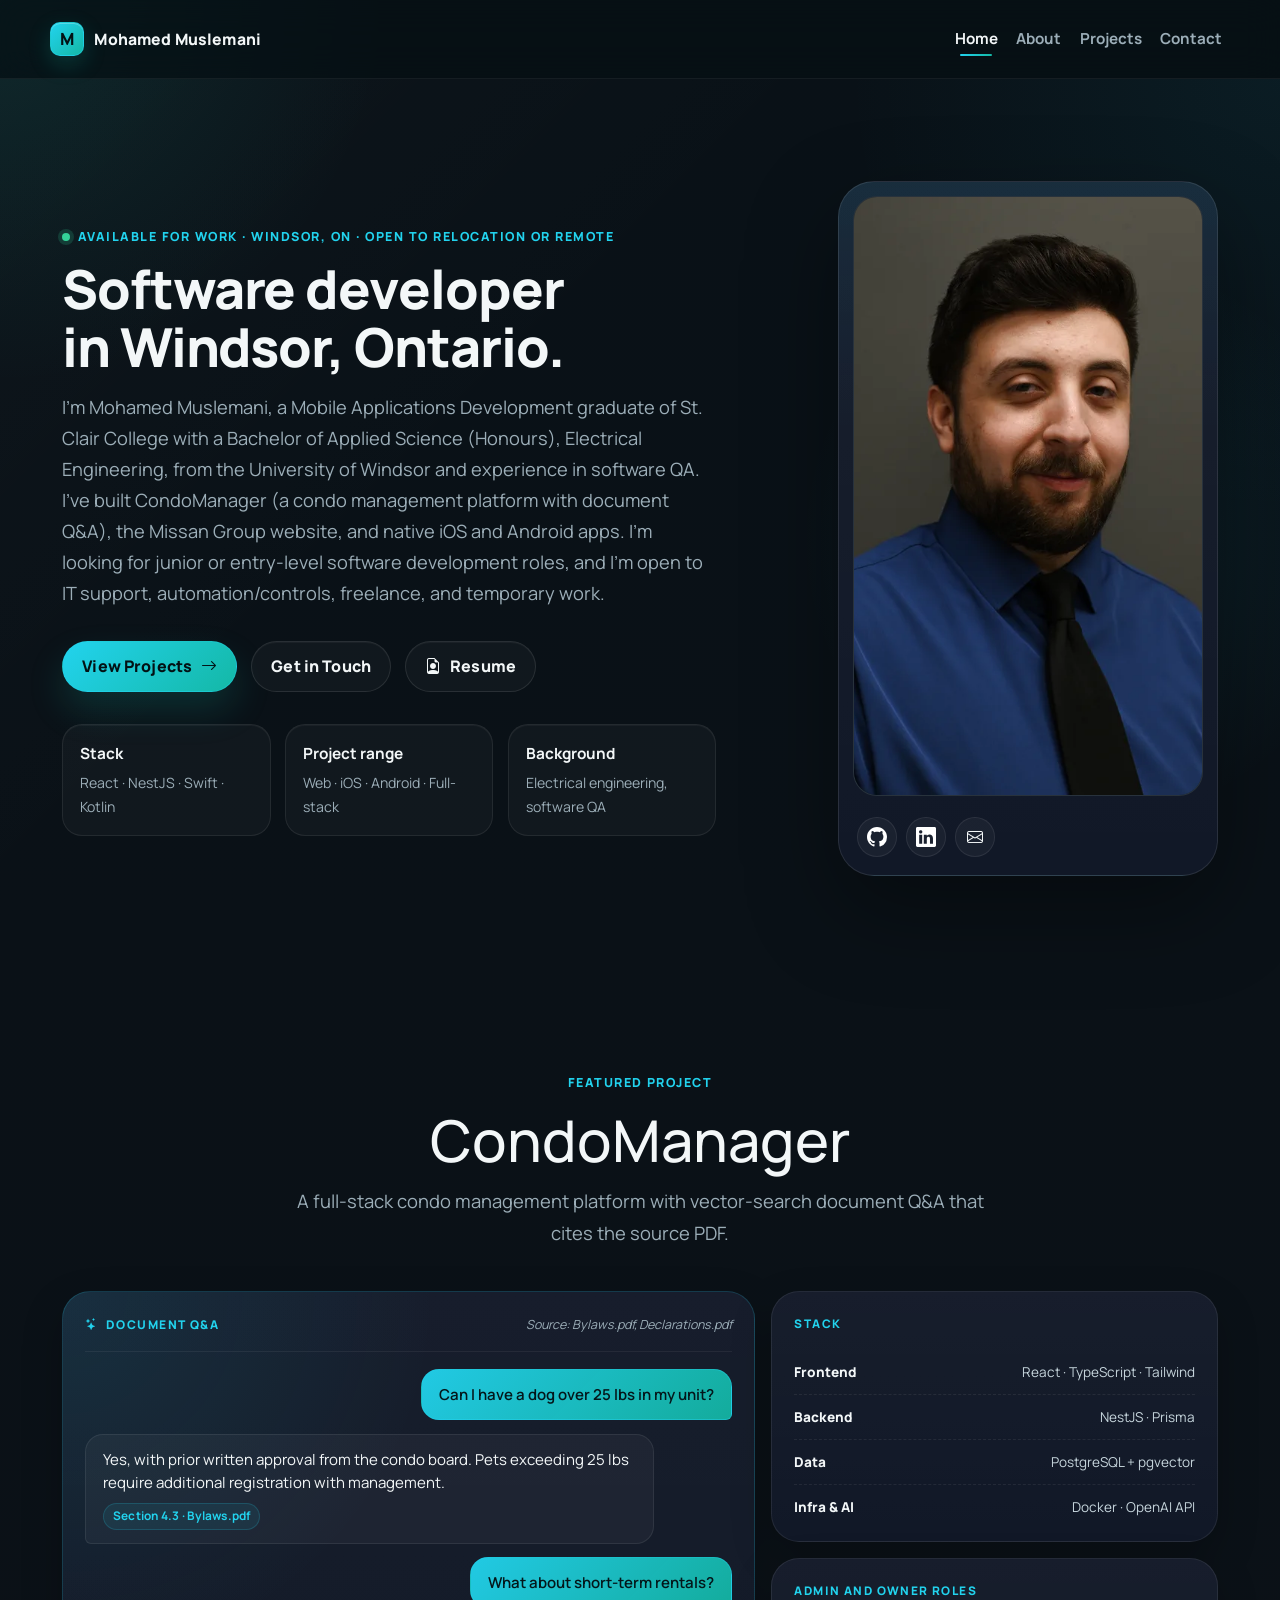
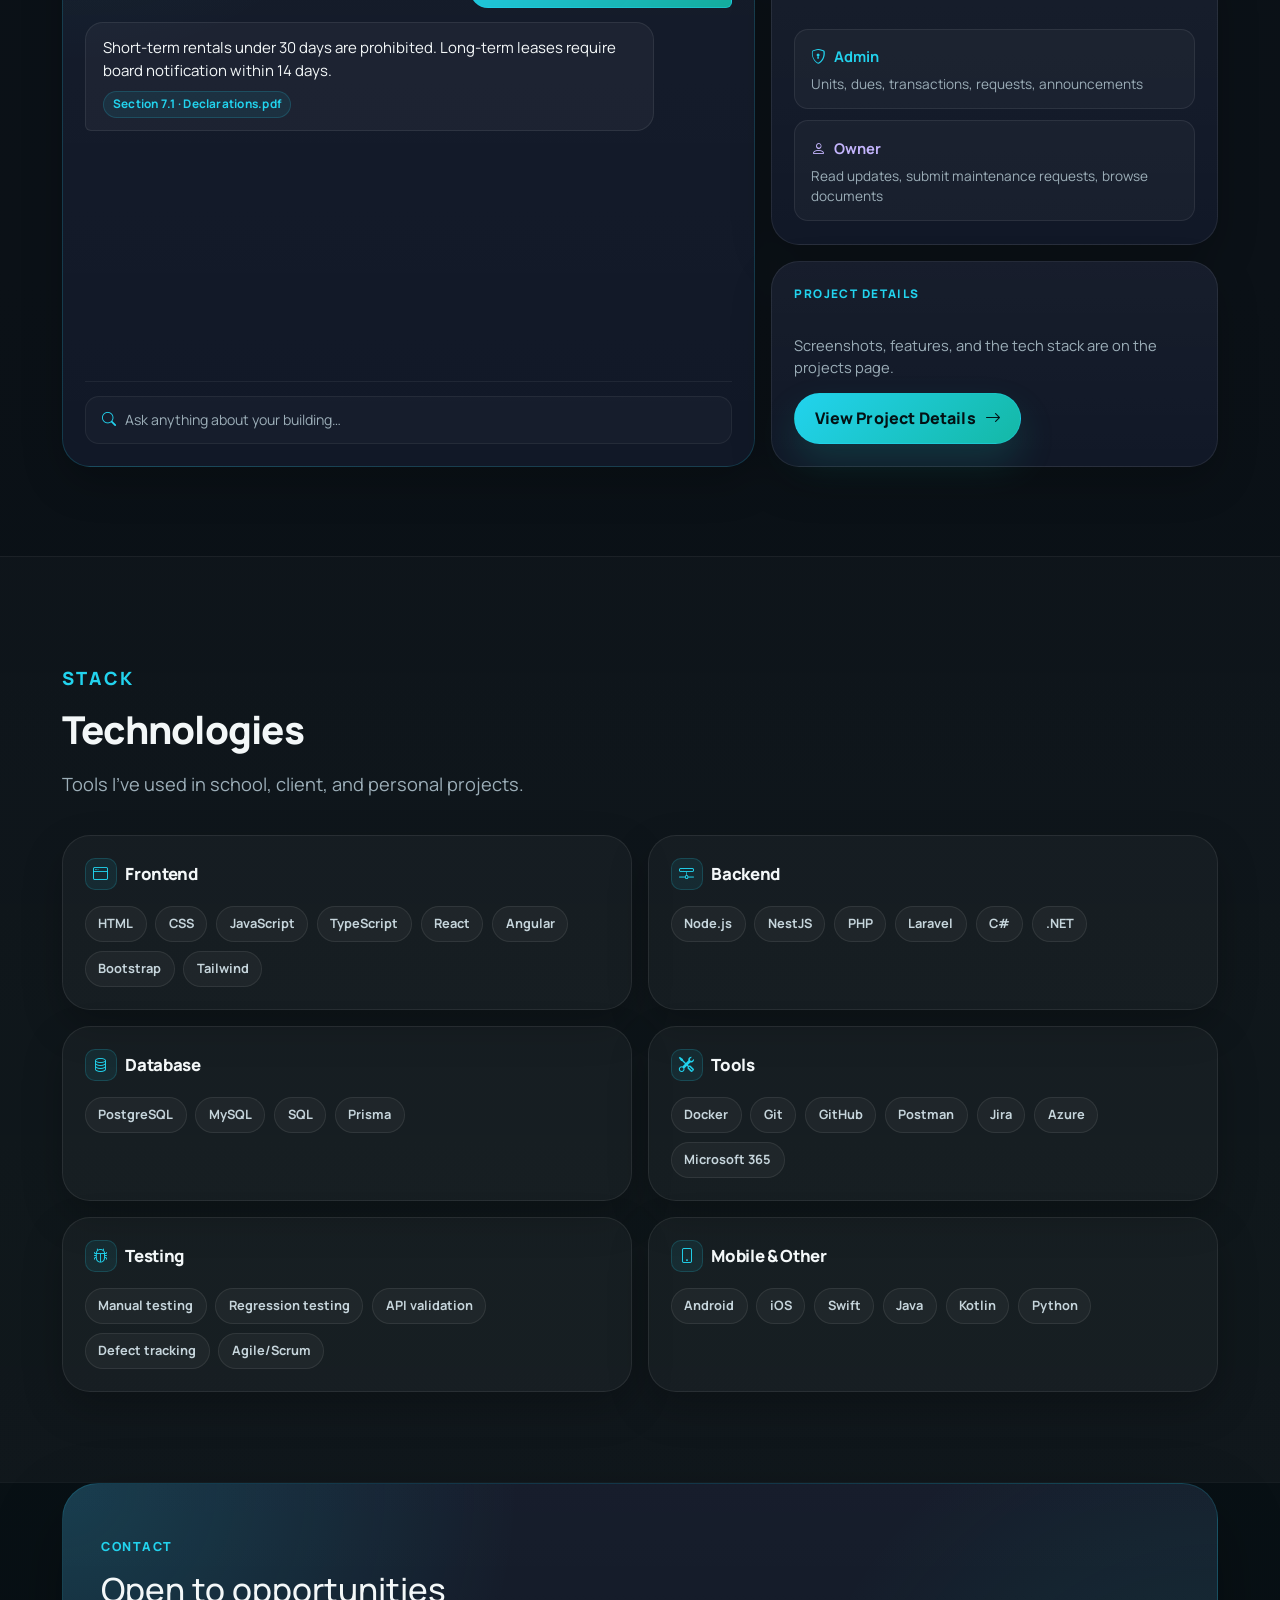
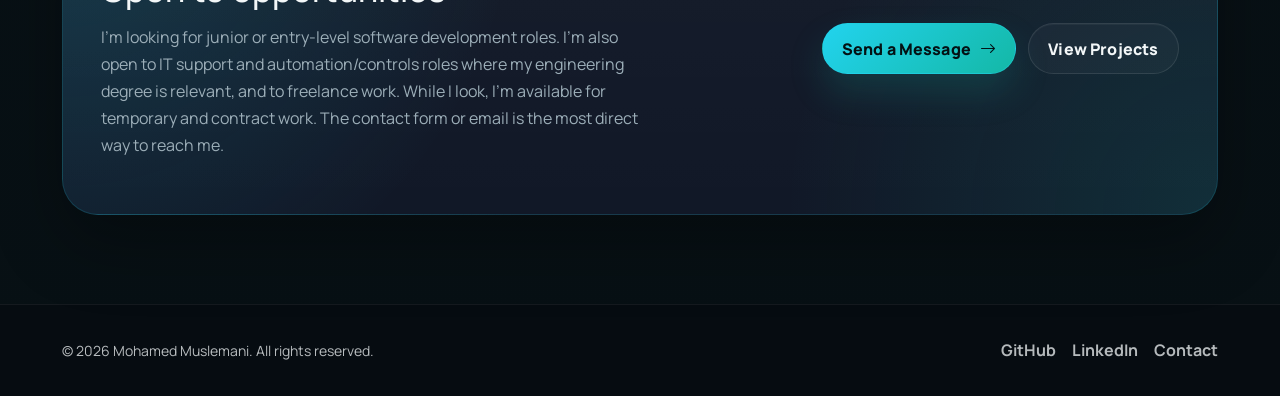
<file: index.html>
<!doctype html>
<html lang="en">
  <head>
    <meta charset="UTF-8" />
    <meta name="viewport" content="width=device-width, initial-scale=1.0" />
    <title>Mohamed Muslemani | Software Developer</title>

    <!-- SEO -->
    <meta
      name="description"
      content="Mohamed Muslemani is a software developer in Windsor, ON and a 2026 St. Clair College graduate. Looking for junior software development roles. Also open to IT support, automation/controls, freelance, and temporary work."
    />
    <meta
      name="keywords"
      content="Mohamed Muslemani, software developer, full-stack developer, web developer, React, NestJS, Angular, Laravel, PostgreSQL, Windsor Ontario, junior developer, portfolio"
    />
    <meta name="author" content="Mohamed Muslemani" />
    <meta name="theme-color" content="#0b1117" />
    <meta name="robots" content="index, follow" />
    <link rel="canonical" href="https://mohamedmuslemani.ca/" />

    <!-- Open Graph -->
    <meta property="og:type" content="website" />
    <meta
      property="og:title"
      content="Mohamed Muslemani | Software Developer"
    />
    <meta
      property="og:description"
      content="Software developer in Windsor, ON. I build web and mobile apps with React, NestJS, Laravel, Swift, and Kotlin. Open to junior roles, freelance, and temporary work."
    />
    <meta property="og:url" content="https://mohamedmuslemani.ca/" />
    <meta property="og:image" content="https://mohamedmuslemani.ca/imgs/MyPic.png" />
    <meta property="og:locale" content="en_US" />

    <!-- Twitter -->
    <meta name="twitter:card" content="summary_large_image" />
    <meta
      name="twitter:title"
      content="Mohamed Muslemani | Software Developer"
    />
    <meta
      name="twitter:description"
      content="Software developer in Windsor, ON. I build web and mobile apps with React, NestJS, Laravel, Swift, and Kotlin."
    />
    <meta name="twitter:image" content="https://mohamedmuslemani.ca/imgs/MyPic.png" />

    <!-- Favicon (inline SVG monogram) -->
    <link
      rel="icon"
      href="data:image/svg+xml,%3Csvg xmlns='http://www.w3.org/2000/svg' viewBox='0 0 64 64'%3E%3Crect width='64' height='64' rx='14' fill='%230b1117'/%3E%3Ctext x='32' y='42' text-anchor='middle' font-family='Manrope,Segoe UI,sans-serif' font-size='32' font-weight='800' fill='%2322d3ee'%3EM%3C/text%3E%3C/svg%3E"
    />

    <link rel="preconnect" href="https://fonts.googleapis.com" />
    <link rel="preconnect" href="https://fonts.gstatic.com" crossorigin />
    <link rel="preconnect" href="https://cdn.jsdelivr.net" crossorigin />
    <link
      href="https://fonts.googleapis.com/css2?family=Manrope:wght@400;500;700;800&display=swap"
      rel="stylesheet"
    />

    <link rel="preload" href="imgs/MyPic.webp" as="image" type="image/webp" />
    <link
      rel="preload"
      href="imgs/github.svg"
      as="image"
      type="image/svg+xml"
    />
    <link
      rel="preload"
      href="imgs/linkedin.svg"
      as="image"
      type="image/svg+xml"
    />
    <link
      rel="preload"
      href="imgs/file-earmark-person-fill.svg"
      as="image"
      type="image/svg+xml"
    />

    <link
      href="https://cdn.jsdelivr.net/npm/bootstrap@5.3.3/dist/css/bootstrap.min.css"
      rel="stylesheet"
    />
    <link
      href="https://cdn.jsdelivr.net/npm/bootstrap-icons@1.11.3/font/bootstrap-icons.css"
      rel="stylesheet"
    />
    <link href="CSS/main.css" rel="stylesheet" />

    <!-- Structured data: Person -->
    <script type="application/ld+json">
      {
        "@context": "https://schema.org",
        "@type": "Person",
        "name": "Mohamed Muslemani",
        "jobTitle": "Software Developer",
        "url": "https://mohamedmuslemani.ca/",
        "image": "https://mohamedmuslemani.ca/imgs/MyPic.png",
        "address": {
          "@type": "PostalAddress",
          "addressLocality": "Windsor",
          "addressRegion": "ON",
          "addressCountry": "CA"
        },
        "sameAs": [
          "https://github.com/Mohamed-Muslemani",
          "https://www.linkedin.com/in/mohamed-muslemani-800733221/"
        ],
        "knowsAbout": [
          "React",
          "NestJS",
          "Angular",
          "Laravel",
          "TypeScript",
          "PostgreSQL",
          "Full-Stack Development"
        ]
      }
    </script>
  </head>
  <body>
    <a class="skip-link" href="#main-content">Skip to main content</a>

    <header class="site-header">
      <nav
        class="container navbar navbar-expand-lg"
        aria-label="Primary navigation"
      >
        <a
          class="navbar-brand"
          href="index.html"
          aria-label="Mohamed Muslemani — home"
        >
          <span class="brand-mark" aria-hidden="true">M</span>
          <span class="brand-name">Mohamed Muslemani</span>
        </a>
        <button
          class="navbar-toggler"
          type="button"
          data-bs-toggle="collapse"
          data-bs-target="#navbarNav"
          aria-controls="navbarNav"
          aria-expanded="false"
          aria-label="Toggle navigation"
        >
          <span class="navbar-toggler-icon"></span>
        </button>
        <div class="collapse navbar-collapse" id="navbarNav">
          <ul class="navbar-nav ms-auto">
            <li class="nav-item">
              <a class="nav-link active" aria-current="page" href="index.html"
                >Home</a
              >
            </li>
            <li class="nav-item">
              <a class="nav-link" href="about.html">About</a>
            </li>
            <li class="nav-item">
              <a class="nav-link" href="projects.html">Projects</a>
            </li>
            <li class="nav-item">
              <a class="nav-link" href="contact.html">Contact</a>
            </li>
          </ul>
        </div>
      </nav>
    </header>

    <main id="main-content">
      <section class="hero-section">
        <div class="container">
          <div class="row align-items-center g-5 hero-grid">
            <div class="col-lg-7">
              <p class="eyebrow" data-reveal>
                <span class="status-dot" aria-hidden="true"></span>
                Available for work &middot; Windsor, ON &middot; Open to relocation or remote
              </p>
              <h1 data-reveal>
                Software developer in Windsor, Ontario.
              </h1>
              <p class="hero-copy" data-reveal>
                I'm Mohamed Muslemani, a Mobile Applications Development graduate of St. Clair College with a Bachelor of Applied Science (Honours), Electrical Engineering, from the University of Windsor and experience in software QA. I've built CondoManager (a condo management platform with document Q&amp;A), the Missan Group website, and native iOS and Android apps. I'm looking for junior or entry-level software development roles, and I'm open to IT support, automation/controls, freelance, and temporary work.
              </p>

              <div class="hero-actions" data-reveal>
                <a href="projects.html" class="btn btn-primary-custom">
                  View Projects
                  <i class="bi bi-arrow-right" aria-hidden="true"></i>
                </a>
                <a href="contact.html" class="btn btn-secondary-custom"
                  >Get in Touch</a
                >
                <a
                  href="Mohamed_Muslemani_Resume.pdf"
                  data-bs-title="Open my resume as a PDF (opens in a new tab)"
                  target="_blank"
                  rel="noopener"
                  class="btn btn-link-custom"
                >
                  <i class="bi bi-file-earmark-person" aria-hidden="true"></i>
                  Resume
                </a>
              </div>

              <div
                class="quick-stats"
                aria-label="Portfolio highlights"
                data-reveal
              >
                <div>
                  <strong>Stack</strong>
                  <span>React &middot; NestJS &middot; Swift &middot; Kotlin</span>
                </div>
                <div>
                  <strong>Project range</strong>
                  <span>Web &middot; iOS &middot; Android &middot; Full-stack</span>
                </div>
                <div>
                  <strong>Background</strong>
                  <span>Electrical engineering, software QA</span>
                </div>
              </div>
            </div>

            <div class="col-lg-5">
              <div class="profile-card" data-reveal>
                <picture>
                  <source srcset="imgs/MyPic.webp" type="image/webp" />
                  <img
                    src="imgs/MyPic.png"
                    alt="Portrait of Mohamed Muslemani"
                    class="profile-pic"
                    width="720"
                    height="600"
                    fetchpriority="high"
                  />
                </picture>
                <div class="profile-card-body">
                  <div class="social-row">
                    <a
                      href="https://github.com/Mohamed-Muslemani"
                      target="_blank"
                      rel="noopener noreferrer"
                      aria-label="GitHub profile (opens in new tab)"
                      data-bs-title="GitHub profile (opens in a new tab)"
                    >
                      <img
                        src="imgs/github.svg"
                        alt=""
                        width="20"
                        height="20"
                        loading="lazy"
                        decoding="async"
                      />
                    </a>
                    <a
                      href="https://www.linkedin.com/in/mohamed-muslemani-800733221/"
                      target="_blank"
                      rel="noopener noreferrer"
                      aria-label="LinkedIn profile (opens in new tab)"
                      data-bs-title="LinkedIn profile (opens in a new tab)"
                    >
                      <img
                        src="imgs/linkedin.svg"
                        alt=""
                        width="20"
                        height="20"
                        loading="lazy"
                        decoding="async"
                      />
                    </a>
                    <a href="contact.html" aria-label="Contact Mohamed" data-bs-title="Go to the contact page">
                      <i class="bi bi-envelope" aria-hidden="true"></i>
                    </a>
                  </div>
                </div>
              </div>
            </div>
          </div>
        </div>
      </section>

      <section class="section featured-section" aria-labelledby="featured-heading">
        <div class="container">
          <div class="featured-header" data-reveal>
            <p class="eyebrow">Featured project</p>
            <h2 id="featured-heading">CondoManager</h2>
            <p class="featured-tagline">
              A full-stack condo management platform with vector-search document Q&amp;A that cites the source PDF.
            </p>
          </div>

          <div class="bento-grid" data-reveal>
            <article class="bento-card bento-chat" aria-label="Document Q&amp;A demo">
              <header class="chat-header">
                <span class="chat-label">
                  <i class="bi bi-stars" aria-hidden="true"></i>
                  Document Q&amp;A
                </span>
                <span class="chat-source">Source: Bylaws.pdf, Declarations.pdf</span>
              </header>
              <div class="chat-messages">
                <div class="chat-bubble chat-user">
                  Can I have a dog over 25&nbsp;lbs in my unit?
                </div>
                <div class="chat-bubble chat-ai">
                  <p>
                    Yes, with prior written approval from the condo board. Pets exceeding 25&nbsp;lbs require additional registration with management.
                  </p>
                  <span class="chat-citation">Section 4.3 &middot; Bylaws.pdf</span>
                </div>
                <div class="chat-bubble chat-user">
                  What about short-term rentals?
                </div>
                <div class="chat-bubble chat-ai">
                  <p>
                    Short-term rentals under 30 days are prohibited. Long-term leases require board notification within 14 days.
                  </p>
                  <span class="chat-citation">Section 7.1 &middot; Declarations.pdf</span>
                </div>
              </div>
              <footer class="chat-footer">
                <span class="chat-input-mock">
                  <i class="bi bi-search" aria-hidden="true"></i>
                  Ask anything about your building&hellip;
                </span>
              </footer>
            </article>

            <article class="bento-card bento-stack-card">
              <p class="bento-label">Stack</p>
              <div class="stack-row"><strong>Frontend</strong><span>React &middot; TypeScript &middot; Tailwind</span></div>
              <div class="stack-row"><strong>Backend</strong><span>NestJS &middot; Prisma</span></div>
              <div class="stack-row"><strong>Data</strong><span>PostgreSQL + pgvector</span></div>
              <div class="stack-row"><strong>Infra &amp; AI</strong><span>Docker &middot; OpenAI API</span></div>
            </article>

            <article class="bento-card bento-roles">
              <p class="bento-label">Admin and owner roles</p>
              <div class="role-pill role-pill-admin">
                <strong><i class="bi bi-shield-lock" aria-hidden="true"></i> Admin</strong>
                <span>Units, dues, transactions, requests, announcements</span>
              </div>
              <div class="role-pill role-pill-owner">
                <strong><i class="bi bi-person" aria-hidden="true"></i> Owner</strong>
                <span>Read updates, submit maintenance requests, browse documents</span>
              </div>
            </article>

            <article class="bento-card bento-cta">
              <p class="bento-label">Project details</p>
              <p class="bento-cta-copy">Screenshots, features, and the tech stack are on the projects page.</p>
              <a href="projects.html" class="btn btn-primary-custom">
                View Project Details
                <i class="bi bi-arrow-right" aria-hidden="true"></i>
              </a>
            </article>
          </div>
        </div>
      </section>

      <section class="section section-muted" aria-labelledby="stack-heading">
        <div class="container">
          <div class="section-heading" data-reveal>
            <p class="eyebrow">Stack</p>
            <h2 id="stack-heading">Technologies</h2>
            <p>
              Tools I've used in school, client, and personal projects.
            </p>
          </div>

          <div class="stack-grid">
            <div class="stack-group" data-reveal>
              <h3><i class="bi bi-window" aria-hidden="true"></i> Frontend</h3>
              <div class="tag-row">
                <span>HTML</span><span>CSS</span><span>JavaScript</span
                ><span>TypeScript</span><span>React</span><span>Angular</span
                ><span>Bootstrap</span><span>Tailwind</span>
              </div>
            </div>
            <div class="stack-group" data-reveal>
              <h3>
                <i class="bi bi-hdd-network" aria-hidden="true"></i> Backend
              </h3>
              <div class="tag-row">
                <span>Node.js</span><span>NestJS</span><span>PHP</span
                ><span>Laravel</span><span>C#</span><span>.NET</span>
              </div>
            </div>
            <div class="stack-group" data-reveal>
              <h3>
                <i class="bi bi-database" aria-hidden="true"></i> Database
              </h3>
              <div class="tag-row">
                <span>PostgreSQL</span><span>MySQL</span><span>SQL</span
                ><span>Prisma</span>
              </div>
            </div>
            <div class="stack-group" data-reveal>
              <h3><i class="bi bi-tools" aria-hidden="true"></i> Tools</h3>
              <div class="tag-row">
                <span>Docker</span><span>Git</span><span>GitHub</span
                ><span>Postman</span><span>Jira</span><span>Azure</span
                ><span>Microsoft 365</span>
              </div>
            </div>
            <div class="stack-group" data-reveal>
              <h3><i class="bi bi-bug" aria-hidden="true"></i> Testing</h3>
              <div class="tag-row">
                <span>Manual testing</span><span>Regression testing</span
                ><span>API validation</span><span>Defect tracking</span
                ><span>Agile/Scrum</span>
              </div>
            </div>
            <div class="stack-group" data-reveal>
              <h3>
                <i class="bi bi-phone" aria-hidden="true"></i> Mobile &amp;
                Other
              </h3>
              <div class="tag-row">
                <span>Android</span><span>iOS</span><span>Swift</span
                ><span>Java</span><span>Kotlin</span><span>Python</span>
              </div>
            </div>
          </div>
        </div>
      </section>

      <section class="section cta-section" aria-labelledby="cta-heading">
        <div class="container">
          <div class="cta-card" data-reveal>
            <div>
              <p class="eyebrow">Contact</p>
              <h2 id="cta-heading">Open to opportunities</h2>
              <p>
                I'm looking for junior or entry-level software development roles. I'm also open to IT support and automation/controls roles where my engineering degree is relevant, and to freelance work. While I look, I'm available for temporary and contract work. The contact form or email is the most direct way to reach me.
              </p>
            </div>
            <div class="cta-actions">
              <a href="contact.html" class="btn btn-primary-custom">
                Send a Message
                <i class="bi bi-arrow-right" aria-hidden="true"></i>
              </a>
              <a href="projects.html" class="btn btn-secondary-custom"
                >View Projects</a
              >
            </div>
          </div>
        </div>
      </section>
    </main>

    <footer class="site-footer">
      <div class="container footer-inner">
        <small>&copy; 2026 Mohamed Muslemani. All rights reserved.</small>
        <div class="footer-links">
          <a
            href="https://github.com/Mohamed-Muslemani"
            target="_blank"
            rel="noopener noreferrer"
            >GitHub</a
          >
          <a
            href="https://www.linkedin.com/in/mohamed-muslemani-800733221/"
            target="_blank"
            rel="noopener noreferrer"
            >LinkedIn</a
          >
          <a href="contact.html">Contact</a>
        </div>
      </div>
    </footer>

    <script
      src="https://cdn.jsdelivr.net/npm/bootstrap@5.3.3/dist/js/bootstrap.bundle.min.js"
      defer
    ></script>
    <script src="JS/main.js" defer></script>
  </body>
</html>
</file>
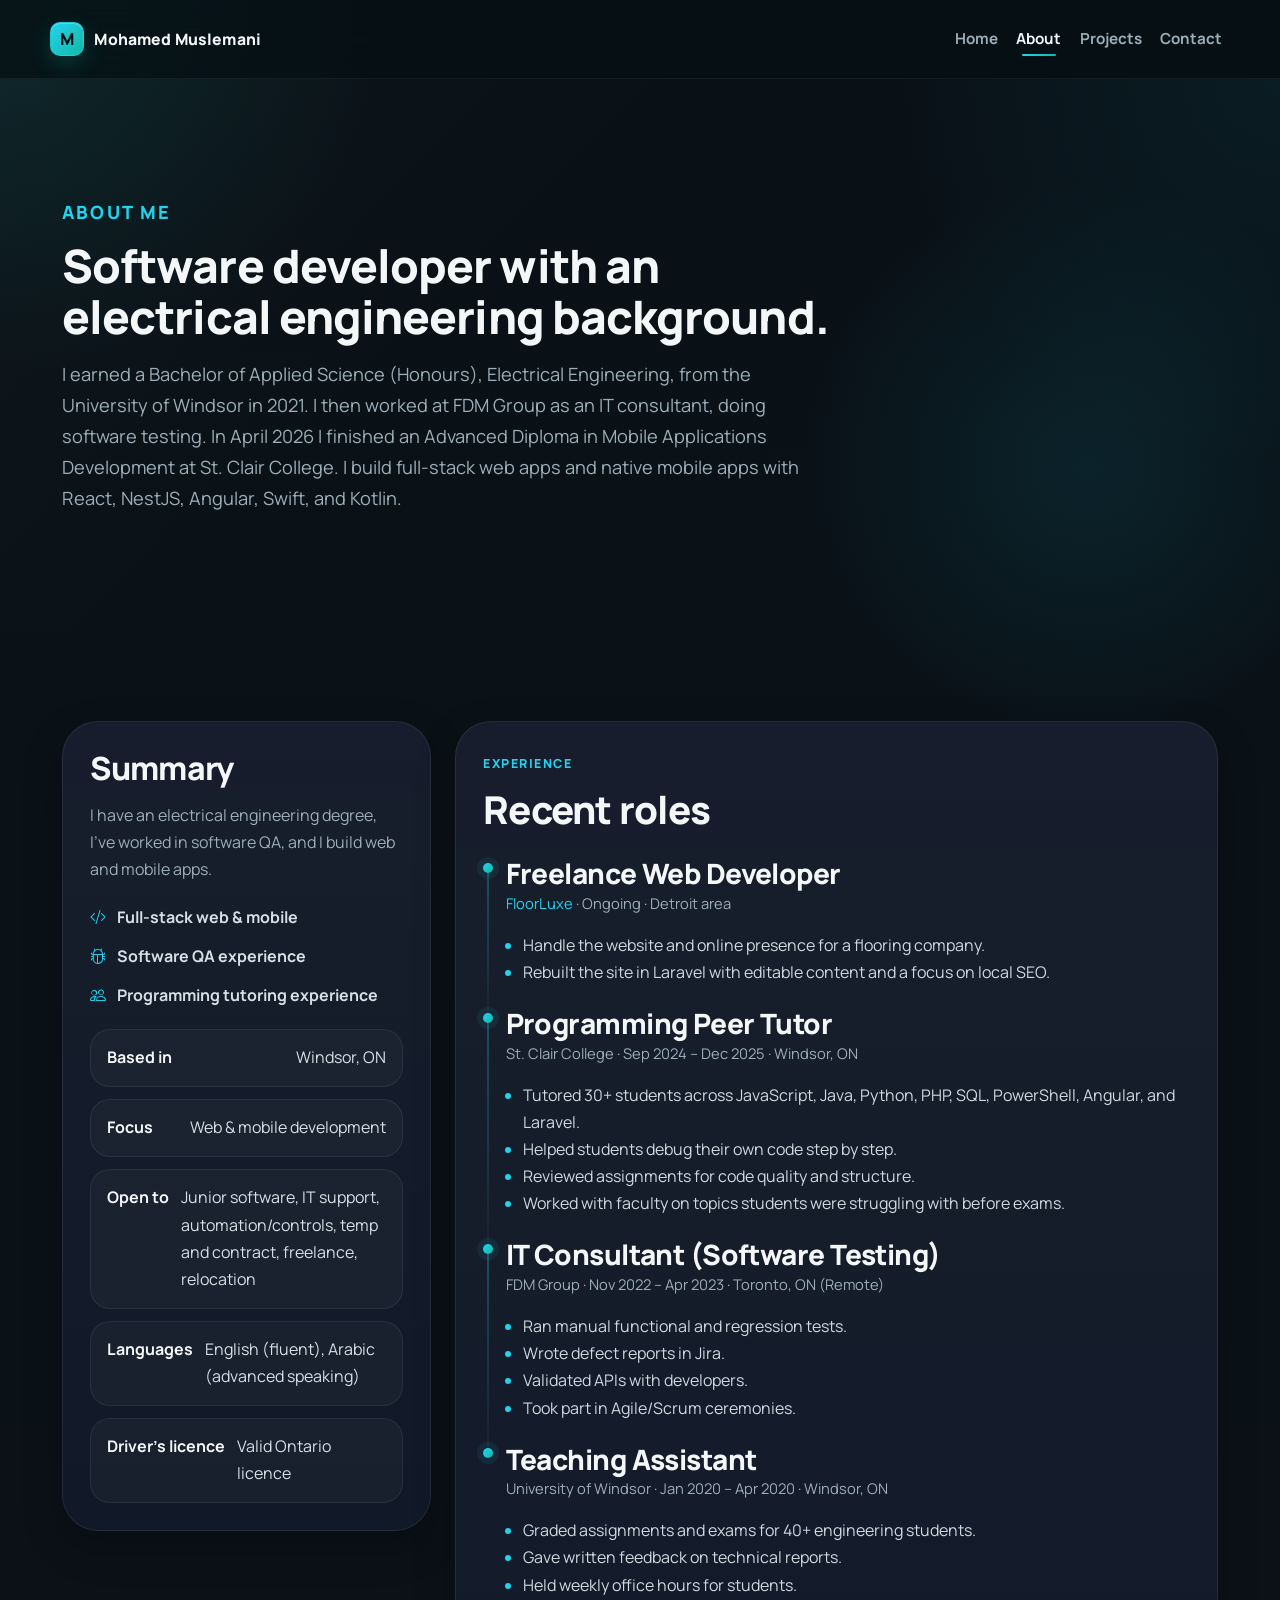
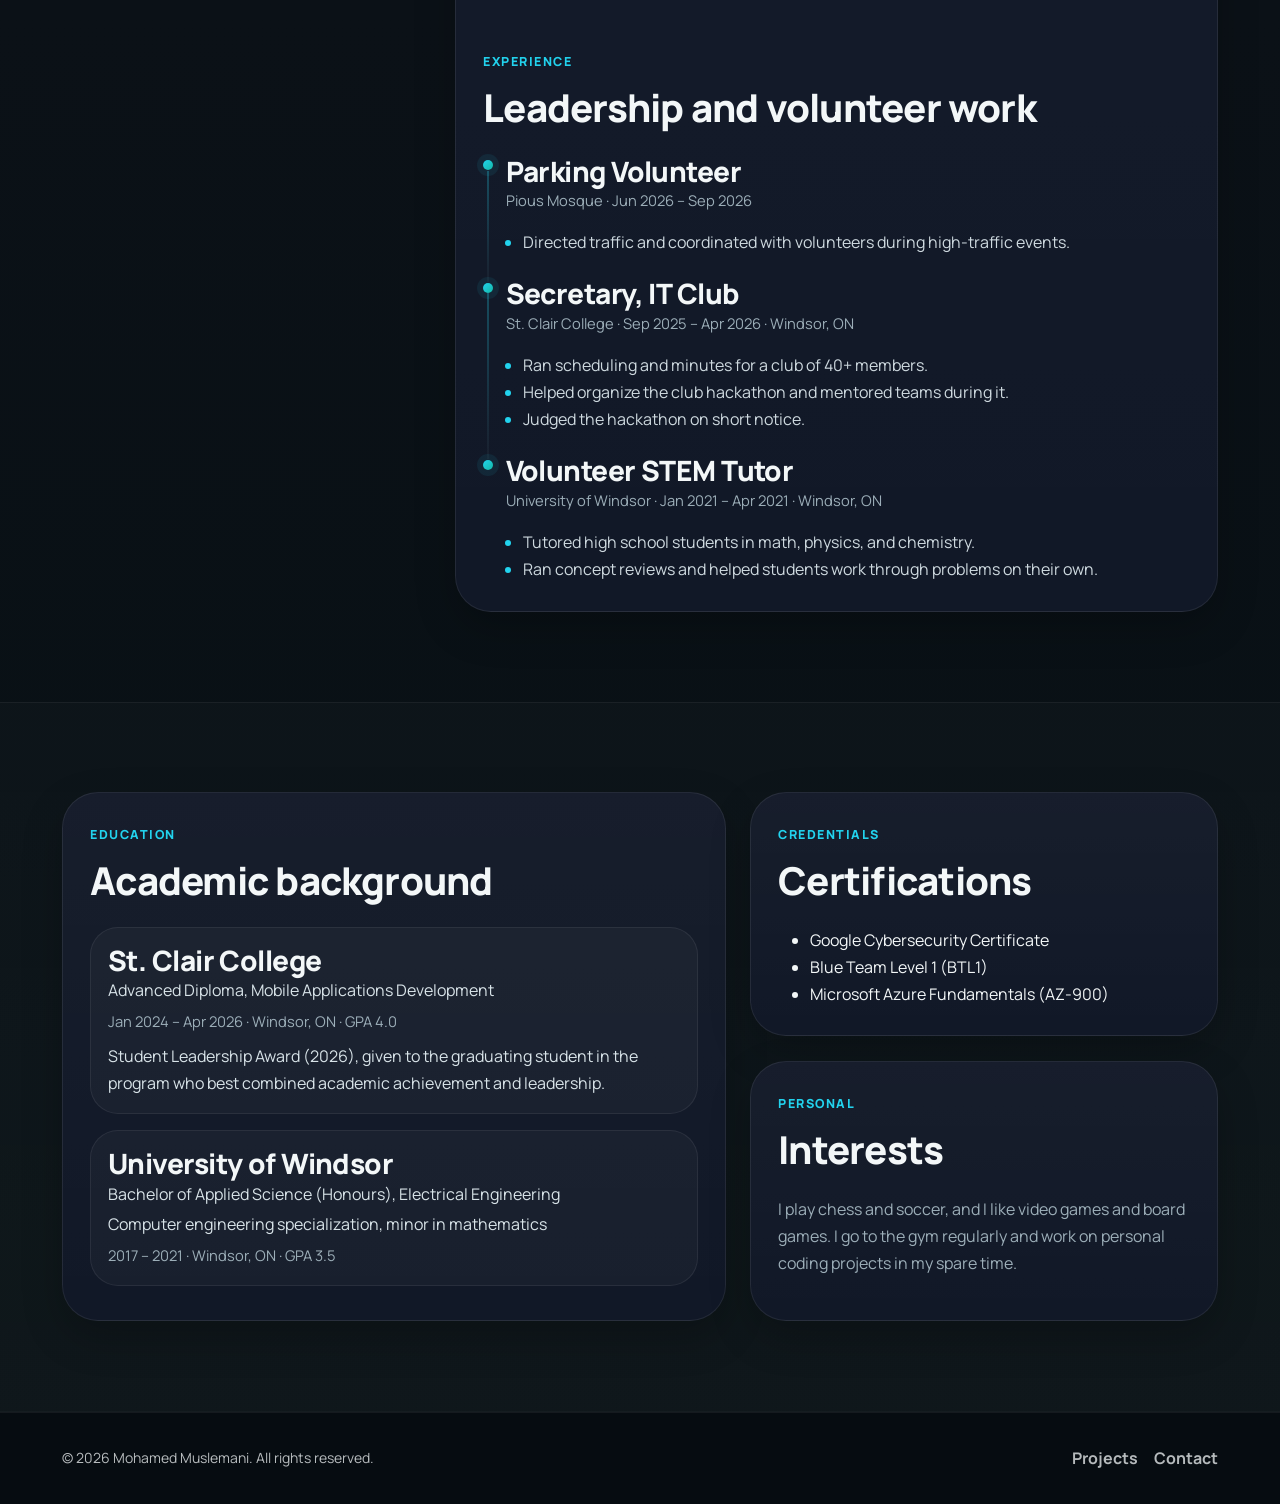
<file: about.html>
<!DOCTYPE html>
<html lang="en">
<head>
  <meta charset="UTF-8">
  <meta name="viewport" content="width=device-width, initial-scale=1.0">
  <title>About | Mohamed Muslemani</title>

  <!-- SEO -->
  <meta name="description" content="Software developer in Windsor, ON. Advanced Diploma in Mobile Applications Development from St. Clair College, Bachelor of Applied Science (Honours), Electrical Engineering from the University of Windsor, and software QA experience.">
  <meta name="author" content="Mohamed Muslemani">
  <meta name="theme-color" content="#0b1117">
  <meta name="robots" content="index, follow">
  <link rel="canonical" href="https://mohamedmuslemani.ca/about">

  <!-- Open Graph -->
  <meta property="og:type" content="profile">
  <meta property="og:title" content="About | Mohamed Muslemani">
  <meta property="og:description" content="Software developer with an electrical engineering background and software QA experience. I build web and mobile apps in Windsor, ON.">
  <meta property="og:url" content="https://mohamedmuslemani.ca/about">
  <meta property="og:image" content="https://mohamedmuslemani.ca/imgs/MyPic.png">

  <!-- Twitter -->
  <meta name="twitter:card" content="summary">
  <meta name="twitter:title" content="About | Mohamed Muslemani">
  <meta name="twitter:description" content="Software developer with an electrical engineering background and software QA experience.">

  <!-- Favicon -->
  <link rel="icon" href="data:image/svg+xml,%3Csvg xmlns='http://www.w3.org/2000/svg' viewBox='0 0 64 64'%3E%3Crect width='64' height='64' rx='14' fill='%230b1117'/%3E%3Ctext x='32' y='42' text-anchor='middle' font-family='Manrope,Segoe UI,sans-serif' font-size='32' font-weight='800' fill='%2322d3ee'%3EM%3C/text%3E%3C/svg%3E">

  <link rel="preconnect" href="https://fonts.googleapis.com">
  <link rel="preconnect" href="https://fonts.gstatic.com" crossorigin>
  <link rel="preconnect" href="https://cdn.jsdelivr.net" crossorigin>
  <link href="https://fonts.googleapis.com/css2?family=Manrope:wght@400;500;700;800&display=swap" rel="stylesheet">

  <link href="https://cdn.jsdelivr.net/npm/bootstrap@5.3.3/dist/css/bootstrap.min.css" rel="stylesheet">
  <link href="https://cdn.jsdelivr.net/npm/bootstrap-icons@1.11.3/font/bootstrap-icons.css" rel="stylesheet">
  <link href="CSS/main.css" rel="stylesheet">
</head>
<body>
  <a class="skip-link" href="#main-content">Skip to main content</a>

  <header class="site-header">
    <nav class="container navbar navbar-expand-lg" aria-label="Primary navigation">
      <a class="navbar-brand" href="index.html" aria-label="Mohamed Muslemani — home">
        <span class="brand-mark" aria-hidden="true">M</span>
        <span class="brand-name">Mohamed Muslemani</span>
      </a>
      <button class="navbar-toggler" type="button" data-bs-toggle="collapse" data-bs-target="#navbarNav" aria-controls="navbarNav" aria-expanded="false" aria-label="Toggle navigation">
        <span class="navbar-toggler-icon"></span>
      </button>
      <div class="collapse navbar-collapse" id="navbarNav">
        <ul class="navbar-nav ms-auto">
          <li class="nav-item"><a class="nav-link" href="index.html">Home</a></li>
          <li class="nav-item"><a class="nav-link active" aria-current="page" href="about.html">About</a></li>
          <li class="nav-item"><a class="nav-link" href="projects.html">Projects</a></li>
          <li class="nav-item"><a class="nav-link" href="contact.html">Contact</a></li>
        </ul>
      </div>
    </nav>
  </header>

  <main id="main-content">
    <section class="page-hero">
      <div class="container">
        <p class="eyebrow" data-reveal>About me</p>
        <h1 data-reveal>Software developer with an electrical engineering background.</h1>
        <p data-reveal>
          I earned a Bachelor of Applied Science (Honours), Electrical Engineering, from the University of Windsor in 2021. I then worked at FDM Group as an IT consultant, doing software testing. In April 2026 I finished an Advanced Diploma in Mobile Applications Development at St. Clair College. I build full-stack web apps and native mobile apps with React, NestJS, Angular, Swift, and Kotlin.
        </p>
      </div>
    </section>

    <section class="section" aria-labelledby="experience-heading">
      <div class="container">
        <div class="row g-4">
          <div class="col-lg-4">
            <aside class="about-summary" data-reveal aria-label="Summary">
              <h2>Summary</h2>
              <p>I have an electrical engineering degree, I've worked in software QA, and I build web and mobile apps.</p>
              <div class="summary-list">
                <span><i class="bi bi-code-slash" aria-hidden="true"></i> Full-stack web &amp; mobile</span>
                <span><i class="bi bi-bug" aria-hidden="true"></i> Software QA experience</span>
                <span><i class="bi bi-people" aria-hidden="true"></i> Programming tutoring experience</span>
              </div>
              <div class="personal-grid">
                <div><strong>Based in</strong><span>Windsor, ON</span></div>
                <div><strong>Focus</strong><span>Web &amp; mobile development</span></div>
                <div><strong class="text-nowrap">Open to</strong><span>Junior software, IT support, automation/controls, temp and contract, freelance, relocation</span></div>
                <div><strong>Languages</strong><span>English (fluent), Arabic (advanced speaking)</span></div>
                <div><strong class="text-nowrap">Driver's licence</strong><span>Valid Ontario licence</span></div>
              </div>
            </aside>
          </div>

          <div class="col-lg-8">
            <div class="content-card" data-reveal>
              <div class="section-title-row">
                <p class="eyebrow">Experience</p>
                <h2 id="experience-heading">Recent roles</h2>
              </div>

              <div class="timeline">
                <article class="timeline-item">
                  <div>
                    <h3>Freelance Web Developer</h3>
                    <p class="meta"><a href="https://floorsluxe.com" target="_blank" rel="noopener noreferrer" data-bs-title="Visit floorsluxe.com (opens in a new tab)">FloorLuxe</a> &middot; Ongoing &middot; Detroit area</p>
                  </div>
                  <ul>
                    <li>Handle the website and online presence for a flooring company.</li>
                    <li>Rebuilt the site in Laravel with editable content and a focus on local SEO.</li>
                  </ul>
                </article>

                <article class="timeline-item">
                  <div>
                    <h3>Programming Peer Tutor</h3>
                    <p class="meta">St. Clair College &middot; Sep 2024 &ndash; Dec 2025 &middot; Windsor, ON</p>
                  </div>
                  <ul>
                    <li>Tutored 30+ students across JavaScript, Java, Python, PHP, SQL, PowerShell, Angular, and Laravel.</li>
                    <li>Helped students debug their own code step by step.</li>
                    <li>Reviewed assignments for code quality and structure.</li>
                    <li>Worked with faculty on topics students were struggling with before exams.</li>
                  </ul>
                </article>

                <article class="timeline-item">
                  <div>
                    <h3>IT Consultant (Software Testing)</h3>
                    <p class="meta">FDM Group &middot; Nov 2022 &ndash; Apr 2023 &middot; Toronto, ON (Remote)</p>
                  </div>
                  <ul>
                    <li>Ran manual functional and regression tests.</li>
                    <li>Wrote defect reports in Jira.</li>
                    <li>Validated APIs with developers.</li>
                    <li>Took part in Agile/Scrum ceremonies.</li>
                  </ul>
                </article>

                <article class="timeline-item">
                  <div>
                    <h3>Teaching Assistant</h3>
                    <p class="meta">University of Windsor &middot; Jan 2020 &ndash; Apr 2020 &middot; Windsor, ON</p>
                  </div>
                  <ul>
                    <li>Graded assignments and exams for 40+ engineering students.</li>
                    <li>Gave written feedback on technical reports.</li>
                    <li>Held weekly office hours for students.</li>
                  </ul>
                </article>
              </div>

              <div class="section-title-row mt-5">
                <p class="eyebrow">Experience</p>
                <h2>Leadership and volunteer work</h2>
              </div>

              <div class="timeline">
                <article class="timeline-item">
                  <div>
                    <h3>Parking Volunteer</h3>
                    <p class="meta">Pious Mosque &middot; Jun 2026 &ndash; Sep 2026</p>
                  </div>
                  <ul>
                    <li>Directed traffic and coordinated with volunteers during high-traffic events.</li>
                  </ul>
                </article>

                <article class="timeline-item">
                  <div>
                    <h3>Secretary, IT Club</h3>
                    <p class="meta">St. Clair College &middot; Sep 2025 &ndash; Apr 2026 &middot; Windsor, ON</p>
                  </div>
                  <ul>
                    <li>Ran scheduling and minutes for a club of 40+ members.</li>
                    <li>Helped organize the club hackathon and mentored teams during it.</li>
                    <li>Judged the hackathon on short notice.</li>
                  </ul>
                </article>

                <article class="timeline-item">
                  <div>
                    <h3>Volunteer STEM Tutor</h3>
                    <p class="meta">University of Windsor &middot; Jan 2021 &ndash; Apr 2021 &middot; Windsor, ON</p>
                  </div>
                  <ul>
                    <li>Tutored high school students in math, physics, and chemistry.</li>
                    <li>Ran concept reviews and helped students work through problems on their own.</li>
                  </ul>
                </article>
              </div>
            </div>
          </div>
        </div>
      </div>
    </section>

    <section class="section section-muted" aria-labelledby="education-heading">
      <div class="container">
        <div class="row g-4">
          <div class="col-lg-7">
            <div class="content-card h-100" data-reveal>
              <div class="section-title-row">
                <p class="eyebrow">Education</p>
                <h2 id="education-heading">Academic background</h2>
              </div>
              <div class="education-list">
                <article>
                  <h3>St. Clair College</h3>
                  <p>Advanced Diploma, Mobile Applications Development</p>
                  <span>Jan 2024 &ndash; Apr 2026 &middot; Windsor, ON &middot; GPA 4.0</span>
                  <p class="mt-2 mb-0">Student Leadership Award (2026), given to the graduating student in the program who best combined academic achievement and leadership.</p>
                </article>
                <article>
                  <h3>University of Windsor</h3>
                  <p>Bachelor of Applied Science (Honours), Electrical Engineering</p>
                  <p>Computer engineering specialization, minor in mathematics</p>
                  <span>2017 &ndash; 2021 &middot; Windsor, ON &middot; GPA 3.5</span>
                </article>
              </div>
            </div>
          </div>

          <div class="col-lg-5 d-flex flex-column gap-4">
            <div class="content-card" data-reveal>
              <div class="section-title-row">
                <p class="eyebrow">Credentials</p>
                <h2>Certifications</h2>
              </div>
              <ul class="mb-0">
                <li>Google Cybersecurity Certificate</li>
                <li>Blue Team Level 1 (BTL1)</li>
                <li>Microsoft Azure Fundamentals (AZ-900)</li>
              </ul>
            </div>

            <div class="content-card flex-grow-1" data-reveal>
              <div class="section-title-row">
                <p class="eyebrow">Personal</p>
                <h2>Interests</h2>
              </div>
              <p>I play chess and soccer, and I like video games and board games. I go to the gym regularly and work on personal coding projects in my spare time.</p>
            </div>
          </div>
        </div>
      </div>
    </section>
  </main>

  <footer class="site-footer">
    <div class="container footer-inner">
      <small>&copy; 2026 Mohamed Muslemani. All rights reserved.</small>
      <div class="footer-links">
        <a href="projects.html">Projects</a>
        <a href="contact.html">Contact</a>
      </div>
    </div>
  </footer>

  <script src="https://cdn.jsdelivr.net/npm/bootstrap@5.3.3/dist/js/bootstrap.bundle.min.js" defer></script>
  <script src="JS/main.js" defer></script>
</body>
</html>
</file>
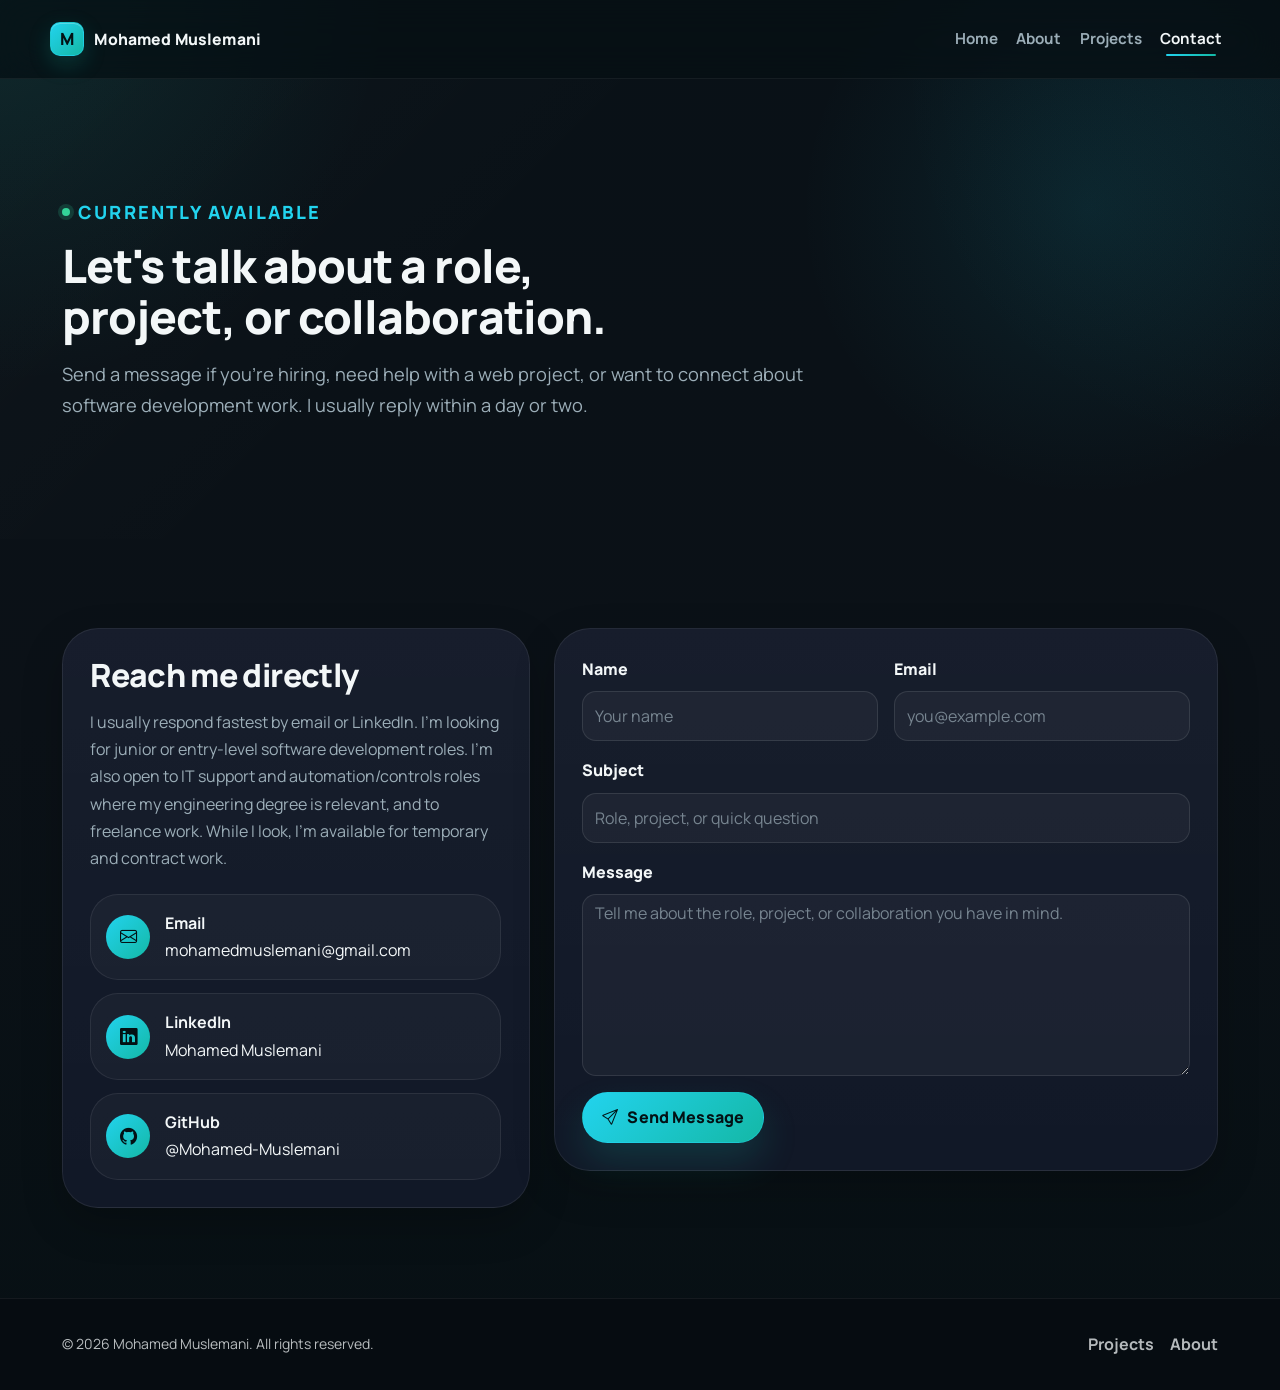
<file: contact.html>
<!DOCTYPE html>
<html lang="en">
<head>
  <meta charset="UTF-8" />
  <meta name="viewport" content="width=device-width, initial-scale=1.0" />
  <title>Contact | Mohamed Muslemani</title>

  <!-- SEO -->
  <meta name="description" content="Contact Mohamed Muslemani about a junior software development role, an IT support or automation/controls role, a freelance project, or temporary work. Email, LinkedIn, GitHub, and a contact form.">
  <meta name="author" content="Mohamed Muslemani">
  <meta name="theme-color" content="#0b1117">
  <meta name="robots" content="index, follow">
  <link rel="canonical" href="https://mohamedmuslemani.ca/contact">

  <!-- Open Graph -->
  <meta property="og:type" content="website">
  <meta property="og:title" content="Contact | Mohamed Muslemani">
  <meta property="og:description" content="Get in touch about a role, project, or collaboration.">
  <meta property="og:url" content="https://mohamedmuslemani.ca/contact">
  <meta property="og:image" content="https://mohamedmuslemani.ca/imgs/MyPic.png">

  <!-- Twitter -->
  <meta name="twitter:card" content="summary">
  <meta name="twitter:title" content="Contact | Mohamed Muslemani">
  <meta name="twitter:description" content="Get in touch about a role, project, or collaboration.">

  <!-- Favicon -->
  <link rel="icon" href="data:image/svg+xml,%3Csvg xmlns='http://www.w3.org/2000/svg' viewBox='0 0 64 64'%3E%3Crect width='64' height='64' rx='14' fill='%230b1117'/%3E%3Ctext x='32' y='42' text-anchor='middle' font-family='Manrope,Segoe UI,sans-serif' font-size='32' font-weight='800' fill='%2322d3ee'%3EM%3C/text%3E%3C/svg%3E">

  <link rel="preconnect" href="https://fonts.googleapis.com">
  <link rel="preconnect" href="https://fonts.gstatic.com" crossorigin>
  <link rel="preconnect" href="https://cdn.jsdelivr.net" crossorigin>
  <link href="https://fonts.googleapis.com/css2?family=Manrope:wght@400;500;700;800&display=swap" rel="stylesheet">

  <link href="https://cdn.jsdelivr.net/npm/bootstrap@5.3.3/dist/css/bootstrap.min.css" rel="stylesheet">
  <link href="https://cdn.jsdelivr.net/npm/bootstrap-icons@1.11.3/font/bootstrap-icons.css" rel="stylesheet">
  <link href="CSS/main.css" rel="stylesheet">
</head>
<body>
  <a class="skip-link" href="#main-content">Skip to main content</a>

  <header class="site-header">
    <nav class="container navbar navbar-expand-lg" aria-label="Primary navigation">
      <a class="navbar-brand" href="index.html" aria-label="Mohamed Muslemani — home">
        <span class="brand-mark" aria-hidden="true">M</span>
        <span class="brand-name">Mohamed Muslemani</span>
      </a>
      <button class="navbar-toggler" type="button" data-bs-toggle="collapse" data-bs-target="#navbarNav" aria-controls="navbarNav" aria-expanded="false" aria-label="Toggle navigation">
        <span class="navbar-toggler-icon"></span>
      </button>
      <div class="collapse navbar-collapse" id="navbarNav">
        <ul class="navbar-nav ms-auto">
          <li class="nav-item"><a class="nav-link" href="index.html">Home</a></li>
          <li class="nav-item"><a class="nav-link" href="about.html">About</a></li>
          <li class="nav-item"><a class="nav-link" href="projects.html">Projects</a></li>
          <li class="nav-item"><a class="nav-link active" aria-current="page" href="contact.html">Contact</a></li>
        </ul>
      </div>
    </nav>
  </header>

  <main id="main-content">
    <section class="page-hero">
      <div class="container">
        <p class="eyebrow" data-reveal>
          <span class="status-dot" aria-hidden="true"></span>
          Currently available
        </p>
        <h1 data-reveal>Let&apos;s talk about a role, project, or collaboration.</h1>
        <p data-reveal>Send a message if you're hiring, need help with a web project, or want to connect about software development work. I usually reply within a day or two.</p>
      </div>
    </section>

    <section class="section" aria-labelledby="contact-heading">
      <h2 id="contact-heading" class="visually-hidden">Contact methods and form</h2>
      <div class="container">
        <div class="row g-4 align-items-start">
          <div class="col-lg-5">
            <div class="contact-panel" data-reveal>
              <h2>Reach me directly</h2>
              <p>I usually respond fastest by email or LinkedIn. I'm looking for junior or entry-level software development roles. I'm also open to IT support and automation/controls roles where my engineering degree is relevant, and to freelance work. While I look, I'm available for temporary and contract work.</p>
              <div class="contact-methods">
                <a href="mailto:mohamedmuslemani@gmail.com" data-bs-title="Opens your email app">
                  <i class="bi bi-envelope" aria-hidden="true"></i>
                  <span>
                    <strong>Email</strong>
                    mohamedmuslemani@gmail.com
                  </span>
                </a>
                <a href="https://www.linkedin.com/in/mohamed-muslemani-800733221/" target="_blank" rel="noopener noreferrer" data-bs-title="Opens LinkedIn (opens in a new tab)">
                  <i class="bi bi-linkedin" aria-hidden="true"></i>
                  <span>
                    <strong>LinkedIn</strong>
                    Mohamed Muslemani
                  </span>
                </a>
                <a href="https://github.com/Mohamed-Muslemani" target="_blank" rel="noopener noreferrer" data-bs-title="Opens GitHub (opens in a new tab)">
                  <i class="bi bi-github" aria-hidden="true"></i>
                  <span>
                    <strong>GitHub</strong>
                    @Mohamed-Muslemani
                  </span>
                </a>
              </div>
            </div>
          </div>

          <div class="col-lg-7">
            <form action="https://formspree.io/f/meoqwobd" method="POST" class="contact-form" data-reveal aria-label="Contact form">
              <div class="row g-3">
                <div class="col-md-6">
                  <label for="name" class="form-label">Name</label>
                  <input type="text" class="form-control" id="name" name="name" autocomplete="name" placeholder="Your name" required>
                </div>
                <div class="col-md-6">
                  <label for="email" class="form-label">Email</label>
                  <input type="email" class="form-control" id="email" name="email" autocomplete="email" placeholder="you@example.com" required>
                </div>
                <div class="col-12">
                  <label for="subject" class="form-label">Subject</label>
                  <input type="text" class="form-control" id="subject" name="subject" placeholder="Role, project, or quick question" required>
                </div>
                <div class="col-12">
                  <label for="message" class="form-label">Message</label>
                  <textarea class="form-control" id="message" name="message" rows="7" placeholder="Tell me about the role, project, or collaboration you have in mind." required></textarea>
                </div>
                <!-- Honeypot for basic spam protection -->
                <div class="d-none" aria-hidden="true">
                  <label for="website">Website</label>
                  <input type="text" id="website" name="_gotcha" tabindex="-1" autocomplete="off">
                </div>
                <div class="col-12">
                  <button type="submit" class="btn btn-primary-custom">
                    <i class="bi bi-send" aria-hidden="true"></i>
                    Send Message
                  </button>
                </div>
              </div>
            </form>
          </div>
        </div>
      </div>
    </section>
  </main>

  <footer class="site-footer">
    <div class="container footer-inner">
      <small>&copy; 2026 Mohamed Muslemani. All rights reserved.</small>
      <div class="footer-links">
        <a href="projects.html">Projects</a>
        <a href="about.html">About</a>
      </div>
    </div>
  </footer>

  <script src="https://cdn.jsdelivr.net/npm/bootstrap@5.3.3/dist/js/bootstrap.bundle.min.js" defer></script>
  <script src="JS/main.js" defer></script>
</body>
</html>
</file>
<file: CSS/main.css>
/* ===== Design Tokens ===== */
:root {
  --bg: #0b1117;
  --bg-elevated: #071014;
  --surface: #111827;
  --surface-muted: #16212b;
  --surface-soft: rgba(17, 24, 39, 0.82);
  --text: #f3f7f8;
  --muted-text: #9caeb8;
  --accent: #14b8a6;
  --accent-bright: #22d3ee;
  --accent-deep: #0f8d8d;
  --border: rgba(255, 255, 255, 0.1);
  --border-strong: rgba(255, 255, 255, 0.18);
  --shadow-sm: 0 16px 40px rgba(0, 0, 0, 0.22);
  --shadow-md: 0 28px 70px rgba(0, 0, 0, 0.3);
  --shadow-lg: 0 34px 90px rgba(0, 0, 0, 0.36);
  --glow-soft: 0 0 0 1px rgba(34, 211, 238, 0.1), 0 0 28px rgba(20, 184, 166, 0.15);
  --radius-sm: 12px;
  --radius-md: 20px;
  --radius-lg: 28px;
  --radius-xl: 36px;
  --section-y: clamp(4rem, 7vw, 6.5rem);
  --container-width: 1180px;
  --ease: cubic-bezier(0.4, 0, 0.2, 1);
}

/* ===== Skip link / utility ===== */
.skip-link {
  position: absolute;
  top: -100px;
  left: 1rem;
  z-index: 2000;
  padding: 0.7rem 1.1rem;
  color: #031114;
  background: linear-gradient(135deg, var(--accent-bright), var(--accent));
  border-radius: 12px;
  font-weight: 800;
  text-decoration: none;
  transition: top 0.2s var(--ease);
}

.skip-link:focus,
.skip-link:focus-visible {
  top: 0.85rem;
  color: #031114;
}

.visually-hidden {
  position: absolute;
  width: 1px;
  height: 1px;
  padding: 0;
  margin: -1px;
  overflow: hidden;
  clip: rect(0, 0, 0, 0);
  white-space: nowrap;
  border: 0;
}

/* ===== Scroll reveal ===== */
[data-reveal] {
  opacity: 0;
  transform: translateY(18px);
  transition:
    opacity 0.7s var(--ease),
    transform 0.7s var(--ease);
  transition-delay: var(--reveal-delay, 0ms);
  will-change: opacity, transform;
}

[data-reveal].is-revealed {
  opacity: 1;
  transform: none;
}

@media (prefers-reduced-motion: reduce) {
  *,
  *::before,
  *::after {
    animation-duration: 0.001ms !important;
    animation-iteration-count: 1 !important;
    transition-duration: 0.001ms !important;
    scroll-behavior: auto !important;
  }

  [data-reveal] {
    opacity: 1;
    transform: none;
  }
}

/* ===== Base ===== */
*,
*::before,
*::after {
  box-sizing: border-box;
}

html {
  scroll-behavior: smooth;
}

body {
  margin: 0;
  min-height: 100vh;
  background:
    radial-gradient(circle at top left, rgba(20, 184, 166, 0.12), transparent 24rem),
    radial-gradient(circle at 85% 15%, rgba(34, 211, 238, 0.09), transparent 18rem),
    linear-gradient(180deg, #091117 0%, var(--bg) 52%, var(--bg-elevated) 100%);
  color: var(--text);
  font-family: "Manrope", "Segoe UI", sans-serif;
  line-height: 1.7;
}

img {
  display: block;
  max-width: 100%;
}

a {
  color: var(--accent-bright);
  text-decoration: none;
}

a:hover {
  color: #7ce8f4;
}

p {
  color: var(--muted-text);
}

ul {
  margin-bottom: 0;
}

:focus-visible {
  outline: 2px solid rgba(34, 211, 238, 0.8);
  outline-offset: 3px;
}

.container {
  width: min(var(--container-width), calc(100% - 2rem));
  max-width: var(--container-width);
}

.surface-card {
  background: linear-gradient(180deg, rgba(255, 255, 255, 0.02), rgba(255, 255, 255, 0)), var(--surface);
  border: 1px solid var(--border);
  border-radius: var(--radius-lg);
  box-shadow: var(--shadow-sm);
}

/* ===== Navigation ===== */
.site-header {
  position: sticky;
  top: 0;
  z-index: 1000;
  background: rgba(7, 16, 20, 0.7);
  border-bottom: 1px solid rgba(255, 255, 255, 0.06);
  backdrop-filter: blur(18px);
  -webkit-backdrop-filter: blur(18px);
  transition: background-color 0.25s var(--ease), border-color 0.25s var(--ease), box-shadow 0.25s var(--ease);
}

.site-header.is-scrolled {
  background: rgba(7, 16, 20, 0.92);
  border-bottom-color: rgba(255, 255, 255, 0.1);
  box-shadow: 0 12px 30px rgba(0, 0, 0, 0.28);
}

.navbar {
  min-height: 78px;
  padding: 0;
}

.navbar-brand {
  display: inline-flex;
  align-items: center;
  gap: 0.65rem;
  color: var(--text);
  font-size: 0.98rem;
  font-weight: 800;
  letter-spacing: 0.01em;
  transition: color 0.2s var(--ease), opacity 0.2s var(--ease);
}

.navbar-brand:hover {
  color: #ffffff;
}

.brand-mark {
  display: inline-flex;
  align-items: center;
  justify-content: center;
  width: 34px;
  height: 34px;
  color: #031114;
  background: linear-gradient(135deg, var(--accent-bright), var(--accent));
  border: 1px solid rgba(34, 211, 238, 0.45);
  border-radius: 10px;
  font-size: 1.05rem;
  font-weight: 800;
  letter-spacing: 0;
  box-shadow: 0 8px 22px rgba(20, 184, 166, 0.22), inset 0 1px 0 rgba(255, 255, 255, 0.25);
  transition: transform 0.25s var(--ease), box-shadow 0.25s var(--ease);
}

.navbar-brand:hover .brand-mark {
  transform: rotate(-4deg) scale(1.04);
  box-shadow: 0 10px 28px rgba(20, 184, 166, 0.32), inset 0 1px 0 rgba(255, 255, 255, 0.3);
}

.brand-name {
  display: inline-block;
}

.navbar-toggler {
  padding: 0.6rem 0.75rem;
  border: 1px solid var(--border-strong);
  border-radius: 14px;
  box-shadow: none;
}

.navbar-toggler:focus {
  box-shadow: 0 0 0 0.18rem rgba(34, 211, 238, 0.18);
}

.navbar-toggler-icon {
  filter: invert(1) grayscale(1) brightness(1.5);
}

.navbar-nav {
  align-items: center;
  gap: 0.15rem;
}

.navbar-nav .nav-link {
  position: relative;
  color: var(--muted-text);
  font-weight: 700;
  font-size: 0.95rem;
  padding: 0.6rem 0.85rem;
  border-radius: 10px;
  transition: color 0.2s var(--ease), background-color 0.2s var(--ease);
}

.navbar-nav .nav-link::after {
  content: "";
  position: absolute;
  left: 0.85rem;
  right: 0.85rem;
  bottom: 0.35rem;
  height: 2px;
  border-radius: 2px;
  background: linear-gradient(90deg, var(--accent-bright), var(--accent));
  transform: scaleX(0);
  transform-origin: left center;
  transition: transform 0.25s var(--ease), opacity 0.25s var(--ease);
  opacity: 0;
}

.navbar-nav .nav-link:hover,
.navbar-nav .nav-link:focus {
  color: var(--text);
  background: rgba(255, 255, 255, 0.04);
}

.navbar-nav .nav-link:hover::after,
.navbar-nav .nav-link:focus::after {
  transform: scaleX(0.6);
  opacity: 0.7;
}

.navbar-nav .nav-link.active,
.navbar-nav .nav-link.active:hover,
.navbar-nav .nav-link.active:focus {
  color: var(--text);
  background: transparent;
}

.navbar-nav .nav-link.active::after {
  transform: scaleX(1);
  opacity: 1;
}

/* ===== Buttons ===== */
.btn {
  min-height: 46px;
  display: inline-flex;
  align-items: center;
  justify-content: center;
  gap: 0.55rem;
  border-radius: 999px;
  padding: 0.78rem 1.2rem;
  font-weight: 800;
  letter-spacing: 0.01em;
  transition: transform 0.2s ease, box-shadow 0.2s ease, border-color 0.2s ease, background-color 0.2s ease, color 0.2s ease;
}

.btn:hover {
  transform: translateY(-2px);
}

.btn .bi-arrow-right,
.btn .bi-box-arrow-up-right {
  transition: transform 0.2s var(--ease);
}

.btn:hover .bi-arrow-right {
  transform: translateX(3px);
}

.btn:hover .bi-box-arrow-up-right {
  transform: translate(2px, -2px);
}

.btn-primary-custom {
  color: #031114;
  background: linear-gradient(135deg, var(--accent-bright), var(--accent));
  border: 1px solid rgba(34, 211, 238, 0.35);
  box-shadow: 0 18px 36px rgba(20, 184, 166, 0.18);
}

.btn-primary-custom:hover,
.btn-primary-custom:focus {
  color: #031114;
  background: linear-gradient(135deg, #67e8f9, #2dd4bf);
  border-color: rgba(124, 232, 244, 0.45);
}

.btn-secondary-custom,
.btn-link-custom,
.btn-ghost-custom {
  color: var(--text);
  background: rgba(255, 255, 255, 0.03);
  border: 1px solid var(--border);
  box-shadow: inset 0 1px 0 rgba(255, 255, 255, 0.04);
}

.btn-secondary-custom:hover,
.btn-link-custom:hover,
.btn-ghost-custom:hover,
.btn-secondary-custom:focus,
.btn-link-custom:focus,
.btn-ghost-custom:focus {
  color: var(--text);
  border-color: rgba(34, 211, 238, 0.28);
  background: rgba(34, 211, 238, 0.08);
  box-shadow: var(--glow-soft);
}

.tag-row {
  display: flex;
  flex-wrap: wrap;
  gap: 0.55rem;
}

.tag-row span {
  display: inline-flex;
  align-items: center;
  min-height: 32px;
  padding: 0.4rem 0.78rem;
  color: #c6d5dc;
  background: rgba(255, 255, 255, 0.04);
  border: 1px solid rgba(255, 255, 255, 0.08);
  border-radius: 999px;
  font-size: 0.8rem;
  font-weight: 700;
}

.eyebrow,
.project-type,
.project-label {
  display: inline-flex;
  align-items: center;
  gap: 0.5rem;
  margin-bottom: 0.8rem;
  color: var(--accent-bright);
  font-size: 0.78rem;
  font-weight: 800;
  letter-spacing: 0.12em;
  text-transform: uppercase;
}

.status-dot {
  display: inline-block;
  width: 8px;
  height: 8px;
  border-radius: 999px;
  background: #34d399;
  box-shadow: 0 0 0 4px rgba(52, 211, 153, 0.18);
  animation: status-pulse 2.4s var(--ease) infinite;
}

@keyframes status-pulse {
  0%, 100% { box-shadow: 0 0 0 4px rgba(52, 211, 153, 0.16); }
  50%      { box-shadow: 0 0 0 7px rgba(52, 211, 153, 0.04); }
}

/* ===== Layout ===== */
.hero-section,
.page-hero {
  position: relative;
  padding: clamp(4.5rem, 8vw, 7rem) 0;
}

.hero-section::before,
.page-hero::before {
  content: "";
  position: absolute;
  inset: 0;
  pointer-events: none;
  background:
    linear-gradient(135deg, rgba(255, 255, 255, 0.02), transparent 40%),
    radial-gradient(circle at right top, rgba(34, 211, 238, 0.06), transparent 28%);
}

.section {
  padding: var(--section-y) 0;
}

.section-muted {
  background: linear-gradient(180deg, rgba(255, 255, 255, 0.015), rgba(255, 255, 255, 0.03));
  border-top: 1px solid rgba(255, 255, 255, 0.04);
  border-bottom: 1px solid rgba(255, 255, 255, 0.04);
}

.section-heading {
  max-width: 760px;
  margin-bottom: 2.2rem;
}

.section-heading h2,
.section-title-row h2,
.page-hero h1,
.hero-section h1,
.hero-metric strong,
.project-card h2,
.project-card h3,
.featured-content h3,
.feature-panel h4,
.about-summary h2,
.contact-panel h2,
.stack-group h3,
.timeline-item h3,
.education-list h3 {
  margin: 0;
  color: var(--text);
  font-weight: 800;
  letter-spacing: -0.02em;
}

.hero-section h1 {
  max-width: 720px;
  font-size: clamp(2.1rem, 4.2vw, 3.6rem);
  line-height: 1.08;
  text-wrap: balance;
}

.page-hero h1 {
  max-width: 820px;
  font-size: clamp(1.9rem, 3.6vw, 3rem);
  line-height: 1.1;
  text-wrap: balance;
}

.section-heading h2,
.section-title-row h2 {
  font-size: clamp(1.8rem, 3vw, 2.6rem);
}

.page-hero p,
.section-heading p,
.hero-copy {
  max-width: 760px;
  margin-top: 1rem;
  font-size: clamp(1rem, 1.7vw, 1.14rem);
}

.section-title-row {
  margin-bottom: 1.4rem;
}

/* ===== Home ===== */
.hero-grid {
  position: relative;
  z-index: 1;
}

.hero-actions {
  display: flex;
  flex-wrap: wrap;
  gap: 0.85rem;
  margin: 2rem 0;
}

.quick-stats {
  display: grid;
  grid-template-columns: repeat(3, minmax(0, 1fr));
  gap: 0.9rem;
  max-width: 800px;
}

.quick-stats div,
.hero-metric {
  padding: 1rem 1.05rem;
  background: rgba(255, 255, 255, 0.03);
  border: 1px solid rgba(255, 255, 255, 0.08);
  border-radius: var(--radius-md);
  box-shadow: inset 0 1px 0 rgba(255, 255, 255, 0.04);
}

.quick-stats strong,
.quick-stats span {
  display: block;
}

.quick-stats strong {
  margin-bottom: 0.25rem;
  font-size: 0.96rem;
}

.quick-stats span {
  color: var(--muted-text);
  font-size: 0.88rem;
}

.profile-card {
  position: relative;
  max-width: 380px;
  margin-left: auto;
  padding: 0.85rem;
  overflow: hidden;
  background:
    linear-gradient(180deg, rgba(34, 211, 238, 0.08), transparent 36%),
    linear-gradient(180deg, rgba(255, 255, 255, 0.03), rgba(255, 255, 255, 0)),
    var(--surface);
  border: 1px solid var(--border);
  border-radius: var(--radius-xl);
  box-shadow: var(--shadow-lg);
}

.profile-card::after {
  content: "";
  position: absolute;
  inset: auto -20% -25% auto;
  width: 180px;
  height: 180px;
  background: radial-gradient(circle, rgba(20, 184, 166, 0.22), transparent 65%);
  pointer-events: none;
}

.profile-pic {
  width: 100%;
  aspect-ratio: 6 / 5;
  object-fit: cover;
  object-position: center 25%;
  border-radius: calc(var(--radius-lg) - 4px);
  border: 1px solid rgba(255, 255, 255, 0.08);
  background: var(--surface-muted);
}

.profile-card-body {
  position: relative;
  z-index: 1;
  padding: 0.85rem 0.3rem 0.25rem;
}

.profile-card-body p {
  margin-bottom: 0;
  font-size: 0.92rem;
  line-height: 1.55;
}

.social-row {
  display: flex;
  gap: 0.55rem;
  margin-top: 0.5rem;
}

.social-row a {
  width: 40px;
  height: 40px;
  display: inline-flex;
  align-items: center;
  justify-content: center;
  color: var(--text);
  background: rgba(255, 255, 255, 0.04);
  border: 1px solid rgba(255, 255, 255, 0.08);
  border-radius: 999px;
  transition: transform 0.2s ease, border-color 0.2s ease, box-shadow 0.2s ease, background-color 0.2s ease;
}

.social-row a:hover {
  transform: translateY(-2px);
  border-color: rgba(34, 211, 238, 0.22);
  background: rgba(34, 211, 238, 0.08);
  box-shadow: var(--glow-soft);
}

.social-row img {
  width: 20px;
  height: 20px;
  filter: brightness(0) invert(1);
}

.featured-project {
  display: grid;
  grid-template-columns: minmax(0, 1.45fr) minmax(300px, 0.9fr);
  gap: 1.15rem;
  padding: clamp(1.3rem, 3vw, 2rem);
  background:
    radial-gradient(circle at 90% 15%, rgba(34, 211, 238, 0.1), transparent 24%),
    linear-gradient(180deg, rgba(255, 255, 255, 0.025), rgba(255, 255, 255, 0)),
    var(--surface);
  border: 1px solid rgba(255, 255, 255, 0.08);
  border-radius: var(--radius-xl);
  box-shadow: var(--shadow-md);
}

.featured-content p {
  max-width: 720px;
}

.feature-list {
  display: grid;
  gap: 0.8rem;
  margin: 1.4rem 0;
  padding: 0;
  list-style: none;
}

.feature-list li {
  display: flex;
  gap: 0.7rem;
  color: #d2dee4;
}

.feature-list i {
  color: var(--accent-bright);
  margin-top: 0.16rem;
}

.feature-panel {
  display: flex;
  flex-direction: column;
  justify-content: space-between;
  gap: 1.2rem;
  padding: 1.35rem;
  background: linear-gradient(180deg, rgba(22, 33, 43, 0.95), rgba(17, 24, 39, 0.95));
  border: 1px solid rgba(34, 211, 238, 0.16);
  border-radius: var(--radius-lg);
  box-shadow: inset 0 1px 0 rgba(255, 255, 255, 0.03);
}

.feature-panel i {
  display: inline-flex;
  width: 50px;
  height: 50px;
  align-items: center;
  justify-content: center;
  color: #031114;
  background: linear-gradient(135deg, var(--accent-bright), var(--accent));
  border-radius: 999px;
  font-size: 1.35rem;
}

.ai-visual {
  min-height: 180px;
  padding: 1.15rem;
  background:
    linear-gradient(135deg, rgba(34, 211, 238, 0.12), rgba(20, 184, 166, 0.06)),
    rgba(255, 255, 255, 0.02);
  border: 1px solid rgba(34, 211, 238, 0.14);
  border-radius: var(--radius-md);
}

.ai-visual-header,
.ai-visual-line {
  display: flex;
  gap: 0.55rem;
  align-items: center;
}

.ai-visual-header {
  margin-bottom: 0.95rem;
}

.ai-pill,
.ai-badge {
  display: inline-flex;
  align-items: center;
  min-height: 30px;
  padding: 0.35rem 0.75rem;
  background: rgba(255, 255, 255, 0.06);
  border: 1px solid rgba(255, 255, 255, 0.08);
  border-radius: 999px;
  color: #d9f8fc;
  font-size: 0.78rem;
  font-weight: 700;
}

.ai-badge {
  color: #041316;
  background: linear-gradient(135deg, rgba(34, 211, 238, 0.9), rgba(20, 184, 166, 0.9));
}

.ai-visual-line {
  margin-top: 0.8rem;
}

.ai-label {
  width: 88px;
  color: var(--muted-text);
  font-size: 0.85rem;
  font-weight: 700;
}

.ai-bar {
  flex: 1;
  height: 12px;
  border-radius: 999px;
  background: rgba(255, 255, 255, 0.06);
  overflow: hidden;
}

.ai-bar span {
  display: block;
  height: 100%;
  border-radius: inherit;
  background: linear-gradient(90deg, var(--accent-bright), var(--accent));
}

.stack-grid {
  display: grid;
  grid-template-columns: repeat(2, minmax(0, 1fr));
  gap: 1rem;
}

.stack-group {
  padding: 1.35rem;
  background: rgba(255, 255, 255, 0.03);
  border: 1px solid rgba(255, 255, 255, 0.08);
  border-radius: var(--radius-lg);
  box-shadow: var(--shadow-sm);
}

.stack-group h3 {
  display: flex;
  align-items: center;
  gap: 0.55rem;
  margin-bottom: 1rem;
  font-size: 1.05rem;
}

.stack-group h3 i {
  display: inline-flex;
  align-items: center;
  justify-content: center;
  width: 32px;
  height: 32px;
  color: var(--accent-bright);
  background: rgba(34, 211, 238, 0.08);
  border: 1px solid rgba(34, 211, 238, 0.18);
  border-radius: 10px;
  font-size: 0.95rem;
}

/* ===== Projects page (tiered layout) ===== */
.featured-hero-card {
  display: grid;
  grid-template-columns: minmax(0, 1.45fr) minmax(0, 1fr);
  gap: clamp(1.2rem, 3vw, 2.4rem);
  align-items: center;
  padding: clamp(1.5rem, 3vw, 2.4rem);
  margin-bottom: 2.4rem;
  background:
    radial-gradient(circle at 100% 0%, rgba(34, 211, 238, 0.16), transparent 32%),
    linear-gradient(180deg, rgba(255, 255, 255, 0.025), rgba(255, 255, 255, 0)),
    var(--surface);
  border: 1px solid rgba(34, 211, 238, 0.2);
  border-radius: var(--radius-xl);
  box-shadow: var(--shadow-md);
  transition: transform 0.25s var(--ease), border-color 0.25s var(--ease);
}

.featured-hero-card:hover {
  transform: translateY(-3px);
  border-color: rgba(34, 211, 238, 0.32);
}

.featured-hero-content {
  display: flex;
  flex-direction: column;
  gap: 1rem;
}

.featured-hero-content h3 {
  margin: 0;
  font-size: clamp(1.6rem, 2.8vw, 2.4rem);
  color: var(--text);
  letter-spacing: -0.02em;
}

.featured-hero-tagline {
  margin: 0;
  color: var(--muted-text);
  font-size: clamp(0.98rem, 1.4vw, 1.06rem);
}

.featured-hero-visual {
  display: flex;
  align-items: center;
  justify-content: center;
}

.hero-visual-mock {
  width: 100%;
  padding: 1.4rem;
  background:
    linear-gradient(135deg, rgba(34, 211, 238, 0.12), rgba(20, 184, 166, 0.06)),
    rgba(255, 255, 255, 0.02);
  border: 1px solid rgba(34, 211, 238, 0.18);
  border-radius: var(--radius-lg);
}

.hero-chat-mock {
  display: flex;
  flex-direction: column;
  min-height: 360px;
}

.hero-chat-mock .chat-messages {
  flex: 1;
  margin-bottom: 1rem;
}

.chat-citations {
  display: flex;
  flex-wrap: wrap;
  gap: 0.4rem;
  margin-top: 0.55rem;
}

.chat-citations .chat-citation {
  margin-top: 0;
}

.hero-visual-header {
  display: flex;
  justify-content: space-between;
  align-items: center;
  flex-wrap: wrap;
  gap: 0.55rem;
  margin-bottom: 1.2rem;
}

.featured-grid {
  display: grid;
  grid-template-columns: repeat(2, minmax(0, 1fr));
  gap: 1.15rem;
}

.featured-grid > .project-card {
  min-height: 100%;
}

.archive-header {
  margin-bottom: 1.8rem;
}

.archive-header h2 {
  margin: 0.4rem 0 0.6rem;
  font-size: clamp(1.6rem, 2.6vw, 2.2rem);
  letter-spacing: -0.02em;
}

.archive-header > p {
  margin: 0;
  max-width: 560px;
}

.archive-grid {
  display: grid;
  grid-template-columns: repeat(3, minmax(0, 1fr));
  gap: 1rem;
}

.archive-card {
  display: flex;
  flex-direction: column;
  padding: 1.25rem;
  background: rgba(255, 255, 255, 0.025);
  border: 1px solid rgba(255, 255, 255, 0.07);
  border-radius: var(--radius-md);
  transition: transform 0.22s var(--ease), border-color 0.22s var(--ease), background-color 0.22s var(--ease);
}

.archive-card:hover {
  transform: translateY(-3px);
  border-color: rgba(34, 211, 238, 0.18);
  background: rgba(255, 255, 255, 0.035);
}

.archive-card-head {
  display: flex;
  align-items: center;
  gap: 0.55rem;
  margin-bottom: 0.6rem;
  color: var(--accent-bright);
}

.archive-card-head i {
  font-size: 1rem;
}

.archive-card-type {
  font-size: 0.7rem;
  font-weight: 800;
  letter-spacing: 0.12em;
  text-transform: uppercase;
}

.archive-card h3 {
  margin: 0 0 0.5rem;
  color: var(--text);
  font-size: 1.05rem;
  letter-spacing: -0.01em;
}

.archive-card > p {
  margin: 0 0 0.9rem;
  color: var(--muted-text);
  font-size: 0.88rem;
  line-height: 1.55;
  flex: 1;
}

.archive-card .tag-row {
  margin-bottom: 0.9rem;
}

.archive-card .tag-row span {
  min-height: 24px;
  padding: 0.2rem 0.55rem;
  font-size: 0.7rem;
}

.archive-actions {
  display: flex;
  gap: 0.5rem;
  margin-top: auto;
}

.archive-actions .btn {
  flex: 1;
  min-height: 36px;
  padding: 0.45rem 0.7rem;
  font-size: 0.78rem;
}

@media (max-width: 991.98px) {
  .featured-hero-card {
    grid-template-columns: 1fr;
  }

  .featured-grid {
    grid-template-columns: 1fr;
  }

  .archive-grid {
    grid-template-columns: repeat(2, minmax(0, 1fr));
  }
}

@media (max-width: 575.98px) {
  .archive-grid {
    grid-template-columns: 1fr;
  }
}

/* ===== Projects (legacy filter chips kept for reference) ===== */
.filter-bar {
  display: flex;
  flex-wrap: wrap;
  gap: 0.55rem;
  margin-bottom: 1.6rem;
  padding: 0.5rem;
  background: rgba(255, 255, 255, 0.025);
  border: 1px solid rgba(255, 255, 255, 0.06);
  border-radius: 999px;
  width: fit-content;
  max-width: 100%;
}

.filter-chip {
  appearance: none;
  padding: 0.55rem 1.05rem;
  color: var(--muted-text);
  background: transparent;
  border: 1px solid transparent;
  border-radius: 999px;
  font-weight: 700;
  font-size: 0.88rem;
  cursor: pointer;
  transition: color 0.2s var(--ease), background-color 0.2s var(--ease), border-color 0.2s var(--ease);
}

.filter-chip:hover {
  color: var(--text);
  background: rgba(255, 255, 255, 0.05);
}

.filter-chip.is-active {
  color: #031114;
  background: linear-gradient(135deg, var(--accent-bright), var(--accent));
  border-color: rgba(34, 211, 238, 0.4);
  box-shadow: 0 8px 22px rgba(20, 184, 166, 0.18);
}

.filter-empty {
  margin-top: 2rem;
  padding: 1.4rem;
  color: var(--muted-text);
  background: rgba(255, 255, 255, 0.02);
  border: 1px dashed rgba(255, 255, 255, 0.1);
  border-radius: var(--radius-lg);
  text-align: center;
}

.project-grid {
  display: grid;
  grid-template-columns: repeat(2, minmax(0, 1fr));
  gap: 1.15rem;
}

.project-card {
  position: relative;
  display: flex;
  flex-direction: column;
  min-height: 100%;
  padding: 1.45rem;
  background:
    linear-gradient(180deg, rgba(255, 255, 255, 0.025), rgba(255, 255, 255, 0)),
    var(--surface);
  border: 1px solid rgba(255, 255, 255, 0.08);
  border-radius: var(--radius-lg);
  box-shadow: var(--shadow-sm);
  transition: transform 0.25s var(--ease), box-shadow 0.25s var(--ease), border-color 0.25s var(--ease);
  overflow: hidden;
}

.project-card::after {
  content: "";
  position: absolute;
  inset: 0;
  border-radius: inherit;
  pointer-events: none;
  background: radial-gradient(circle at var(--mx, 50%) var(--my, 0%), rgba(34, 211, 238, 0.08), transparent 40%);
  opacity: 0;
  transition: opacity 0.25s var(--ease);
}

.project-card:hover {
  transform: translateY(-5px);
  border-color: rgba(34, 211, 238, 0.22);
  box-shadow: var(--shadow-md);
}

.project-card:hover::after {
  opacity: 1;
}

.project-card-featured {
  grid-column: 1 / -1;
  background:
    radial-gradient(circle at top right, rgba(34, 211, 238, 0.12), transparent 18rem),
    linear-gradient(135deg, rgba(20, 184, 166, 0.08), rgba(255, 255, 255, 0.02) 34%, rgba(255, 255, 255, 0.01) 100%),
    var(--surface);
}

.card-topline {
  display: flex;
  justify-content: space-between;
  gap: 1rem;
  align-items: center;
  margin-bottom: 0.7rem;
}

.card-topline i {
  color: var(--accent-bright);
  font-size: 1.3rem;
}

.project-card h2,
.project-card h3 {
  margin-bottom: 0.7rem;
  font-size: 1.35rem;
}

.project-card p {
  margin-bottom: 1rem;
}

.project-card ul {
  display: grid;
  gap: 0.52rem;
  margin: 1.05rem 0 1.25rem;
  padding-left: 1.15rem;
  color: #ced9df;
}

.project-card ul li::marker {
  color: var(--accent-bright);
}

.project-card-media {
  position: relative;
  min-height: 200px;
  margin-bottom: 1.15rem;
  overflow: hidden;
  background:
    linear-gradient(135deg, rgba(34, 211, 238, 0.12), rgba(20, 184, 166, 0.04)),
    var(--surface-muted);
  border: 1px solid rgba(255, 255, 255, 0.08);
  border-radius: calc(var(--radius-lg) - 4px);
}

.project-card-media::before {
  content: "";
  position: absolute;
  inset: 0;
  background:
    linear-gradient(180deg, transparent 0%, rgba(3, 17, 20, 0.72) 100%),
    radial-gradient(circle at top left, rgba(34, 211, 238, 0.18), transparent 28%);
}

.project-card-media > * {
  position: relative;
  z-index: 1;
}

.project-card-featured .project-card-media {
  min-height: 250px;
}

.project-preview {
  display: grid;
  grid-template-rows: auto 1fr;
  height: 100%;
  padding: 1rem;
}

.preview-header {
  display: flex;
  justify-content: space-between;
  gap: 0.75rem;
  align-items: center;
}

.preview-window {
  display: grid;
  grid-template-columns: 1.05fr 0.75fr;
  gap: 0.8rem;
  align-items: end;
  margin-top: 1.1rem;
}

.preview-screen,
.preview-side {
  background: rgba(6, 14, 18, 0.76);
  border: 1px solid rgba(255, 255, 255, 0.08);
  border-radius: 18px;
  padding: 0.85rem;
  backdrop-filter: blur(8px);
}

.preview-screen {
  min-height: 142px;
}

.preview-side {
  display: grid;
  gap: 0.55rem;
  min-height: 142px;
}

.window-dots {
  display: flex;
  gap: 0.4rem;
  margin-bottom: 0.8rem;
}

.window-dots span {
  width: 10px;
  height: 10px;
  border-radius: 999px;
  background: rgba(255, 255, 255, 0.18);
}

.preview-line,
.preview-side span {
  display: block;
  border-radius: 999px;
  background: rgba(255, 255, 255, 0.08);
}

.preview-line {
  height: 12px;
  margin-bottom: 0.55rem;
}

.preview-side span {
  height: 14px;
}

.preview-line.wide,
.preview-side span:first-child {
  width: 100%;
}

.preview-line.medium,
.preview-side span:nth-child(2) {
  width: 78%;
}

.preview-line.short,
.preview-side span:last-child {
  width: 56%;
}

.project-actions {
  display: flex;
  flex-wrap: wrap;
  align-items: center;
  gap: 0.65rem;
  margin-top: auto;
}

.availability-note {
  color: var(--muted-text);
  font-size: 0.92rem;
  font-style: italic;
}

/* ===== Featured project (bento layout) ===== */
.featured-section {
  position: relative;
}

.featured-header {
  text-align: center;
  max-width: 720px;
  margin: 0 auto 2.6rem;
}

.featured-header .eyebrow {
  justify-content: center;
}

.featured-header h2 {
  margin-bottom: 0.7rem;
  font-size: clamp(2.4rem, 4.5vw, 3.6rem);
}

.featured-tagline {
  margin: 0 auto;
  font-size: clamp(1rem, 1.6vw, 1.15rem);
  color: var(--muted-text);
}

.bento-grid {
  display: grid;
  grid-template-columns: minmax(0, 1.55fr) minmax(0, 1fr);
  grid-template-rows: auto auto auto;
  gap: 1rem;
}

.bento-card {
  position: relative;
  padding: 1.4rem;
  background:
    linear-gradient(180deg, rgba(255, 255, 255, 0.025), rgba(255, 255, 255, 0)),
    var(--surface);
  border: 1px solid rgba(255, 255, 255, 0.08);
  border-radius: var(--radius-lg);
  box-shadow: var(--shadow-sm);
  transition: transform 0.25s var(--ease), border-color 0.25s var(--ease);
}

.bento-card:hover {
  border-color: rgba(34, 211, 238, 0.18);
  transform: translateY(-2px);
}

.bento-chat {
  grid-row: 1 / 4;
  display: flex;
  flex-direction: column;
  background:
    radial-gradient(circle at 0% 0%, rgba(34, 211, 238, 0.1), transparent 36%),
    linear-gradient(180deg, rgba(255, 255, 255, 0.025), rgba(255, 255, 255, 0)),
    var(--surface);
  border-color: rgba(34, 211, 238, 0.18);
  min-height: 460px;
}

.chat-header {
  display: flex;
  justify-content: space-between;
  align-items: center;
  flex-wrap: wrap;
  gap: 0.6rem;
  padding-bottom: 0.95rem;
  margin-bottom: 1.1rem;
  border-bottom: 1px solid rgba(255, 255, 255, 0.06);
}

.chat-label {
  display: inline-flex;
  align-items: center;
  gap: 0.45rem;
  color: var(--accent-bright);
  font-size: 0.75rem;
  font-weight: 800;
  letter-spacing: 0.12em;
  text-transform: uppercase;
}

.chat-source {
  color: var(--muted-text);
  font-size: 0.78rem;
  font-style: italic;
}

.chat-messages {
  flex: 1;
  display: flex;
  flex-direction: column;
  gap: 0.85rem;
  margin-bottom: 1rem;
}

.chat-bubble {
  max-width: 88%;
  padding: 0.8rem 1.05rem;
  font-size: 0.94rem;
  line-height: 1.55;
  border-radius: 18px;
  border: 1px solid transparent;
}

.chat-user {
  align-self: flex-end;
  color: #04161a;
  background: linear-gradient(135deg, rgba(34, 211, 238, 0.95), rgba(20, 184, 166, 0.92));
  border-color: rgba(34, 211, 238, 0.4);
  border-bottom-right-radius: 6px;
  font-weight: 600;
}

.chat-ai {
  align-self: flex-start;
  background: rgba(255, 255, 255, 0.04);
  border-color: rgba(255, 255, 255, 0.08);
  color: var(--text);
  border-bottom-left-radius: 6px;
}

.chat-ai p {
  margin: 0;
  color: var(--text);
}

.chat-citation {
  display: inline-block;
  margin-top: 0.55rem;
  padding: 0.2rem 0.55rem;
  color: var(--accent-bright);
  background: rgba(34, 211, 238, 0.08);
  border: 1px solid rgba(34, 211, 238, 0.18);
  border-radius: 999px;
  font-size: 0.74rem;
  font-weight: 700;
  letter-spacing: 0.02em;
}

.chat-footer {
  margin-top: auto;
  padding-top: 0.85rem;
  border-top: 1px solid rgba(255, 255, 255, 0.06);
}

.chat-input-mock {
  display: flex;
  align-items: center;
  gap: 0.6rem;
  padding: 0.7rem 0.95rem;
  color: var(--muted-text);
  background: rgba(255, 255, 255, 0.025);
  border: 1px solid rgba(255, 255, 255, 0.06);
  border-radius: 14px;
  font-size: 0.88rem;
}

.chat-input-mock i {
  color: var(--accent-bright);
}

.bento-label {
  margin: 0 0 1rem;
  color: var(--accent-bright);
  font-size: 0.74rem;
  font-weight: 800;
  letter-spacing: 0.12em;
  text-transform: uppercase;
}

.bento-stack-card .stack-row {
  display: flex;
  justify-content: space-between;
  align-items: center;
  gap: 0.85rem;
  padding: 0.65rem 0;
  border-bottom: 1px dashed rgba(255, 255, 255, 0.07);
}

.bento-stack-card .stack-row:last-of-type {
  border-bottom: 0;
  padding-bottom: 0;
}

.bento-stack-card .stack-row strong {
  color: var(--text);
  font-size: 0.85rem;
  font-weight: 800;
}

.bento-stack-card .stack-row span {
  color: #c6d5dc;
  font-size: 0.85rem;
  text-align: right;
}

.bento-roles {
  display: flex;
  flex-direction: column;
  gap: 0.7rem;
}

.role-pill {
  padding: 0.85rem 1rem;
  background: rgba(255, 255, 255, 0.03);
  border: 1px solid rgba(255, 255, 255, 0.08);
  border-radius: 14px;
}

.role-pill strong {
  display: inline-flex;
  align-items: center;
  gap: 0.45rem;
  margin-bottom: 0.3rem;
  font-size: 0.92rem;
}

.role-pill-admin strong {
  color: var(--accent-bright);
}

.role-pill-owner strong {
  color: #c4b5fd;
}

.role-pill span {
  display: block;
  color: var(--muted-text);
  font-size: 0.85rem;
  line-height: 1.5;
}

.bento-cta {
  display: flex;
  flex-direction: column;
  gap: 0.85rem;
  align-items: flex-start;
}

.bento-cta-copy {
  margin: 0;
  color: var(--muted-text);
  font-size: 0.92rem;
  line-height: 1.55;
}

@media (max-width: 991.98px) {
  .bento-grid {
    grid-template-columns: 1fr;
  }

  .bento-chat {
    grid-row: auto;
    min-height: auto;
  }
}

/* ===== CTA Card ===== */
.cta-section {
  padding-top: 0;
}

.cta-card {
  display: grid;
  grid-template-columns: minmax(0, 1.4fr) minmax(0, 1fr);
  gap: 2rem;
  align-items: center;
  padding: clamp(1.6rem, 3.4vw, 2.4rem);
  background:
    radial-gradient(circle at 0% 0%, rgba(34, 211, 238, 0.18), transparent 38%),
    radial-gradient(circle at 100% 100%, rgba(20, 184, 166, 0.14), transparent 36%),
    linear-gradient(180deg, rgba(255, 255, 255, 0.025), rgba(255, 255, 255, 0)),
    var(--surface);
  border: 1px solid rgba(34, 211, 238, 0.16);
  border-radius: var(--radius-xl);
  box-shadow: var(--shadow-md);
}

.cta-card h2 {
  margin: 0;
  font-size: clamp(1.6rem, 2.6vw, 2.2rem);
}

.cta-card p {
  margin-top: 0.85rem;
  max-width: 540px;
}

.cta-actions {
  display: flex;
  flex-wrap: wrap;
  gap: 0.75rem;
  justify-content: flex-end;
}

@media (max-width: 767.98px) {
  .cta-card {
    grid-template-columns: 1fr;
    gap: 1.4rem;
  }

  .cta-actions {
    justify-content: flex-start;
  }
}

/* ===== Gallery Modal ===== */
/* Keeps the modal hidden if the Bootstrap CDN stylesheet fails to load. */
.gallery-modal:not(.show) {
  display: none;
}

.gallery-modal .modal-content {
  color: var(--text);
  background:
    linear-gradient(180deg, rgba(255, 255, 255, 0.025), rgba(255, 255, 255, 0)),
    var(--surface);
  border: 1px solid rgba(255, 255, 255, 0.1);
  border-radius: var(--radius-xl);
  box-shadow: var(--shadow-lg);
}

.gallery-modal .modal-header {
  align-items: flex-start;
  padding: 1.2rem 1.25rem 0.5rem;
  border-bottom: 1px solid rgba(255, 255, 255, 0.06);
}

.gallery-modal .modal-title {
  font-size: clamp(1.2rem, 2vw, 1.5rem);
}

.gallery-modal .btn-close {
  filter: invert(1) grayscale(1);
}

.gallery-modal .modal-body {
  padding: 1.2rem 1.25rem 1.4rem;
}

.gallery-stage {
  position: relative;
  overflow: hidden;
  min-height: 380px;
  padding: 1rem;
  background:
    linear-gradient(135deg, rgba(34, 211, 238, 0.08), rgba(20, 184, 166, 0.03)),
    var(--surface-muted);
  border: 1px solid rgba(255, 255, 255, 0.08);
  border-radius: var(--radius-lg);
}

.gallery-image-wrap {
  display: flex;
  align-items: center;
  justify-content: center;
  min-height: 360px;
}

.gallery-image {
  width: 100%;
  max-height: 66vh;
  object-fit: contain;
  border-radius: 18px;
  border: 1px solid rgba(255, 255, 255, 0.08);
  background: rgba(3, 17, 20, 0.65);
}

.gallery-nav {
  position: absolute;
  top: 50%;
  transform: translateY(-50%);
  width: 46px;
  height: 46px;
  display: inline-flex;
  align-items: center;
  justify-content: center;
  color: var(--text);
  background: rgba(7, 16, 20, 0.78);
  border: 1px solid rgba(255, 255, 255, 0.12);
  border-radius: 999px;
}

.gallery-nav:hover,
.gallery-nav:focus {
  background: rgba(34, 211, 238, 0.12);
  border-color: rgba(34, 211, 238, 0.3);
}

.gallery-nav-prev {
  left: 1rem;
}

.gallery-nav-next {
  right: 1rem;
}

.gallery-meta {
  display: flex;
  justify-content: space-between;
  gap: 1rem;
  align-items: center;
  margin-top: 1rem;
}

.gallery-caption {
  color: var(--muted-text);
  margin: 0;
}

.gallery-count {
  color: #d6e6ec;
  font-size: 0.9rem;
  font-weight: 700;
}

.gallery-thumbnails {
  display: grid;
  grid-template-columns: repeat(auto-fit, minmax(88px, 1fr));
  gap: 0.75rem;
  margin-top: 1rem;
}

.gallery-thumbnail {
  padding: 0;
  overflow: hidden;
  background: rgba(255, 255, 255, 0.04);
  border: 1px solid rgba(255, 255, 255, 0.08);
  border-radius: 16px;
  transition: transform 0.2s ease, border-color 0.2s ease, box-shadow 0.2s ease;
}

.gallery-thumbnail:hover,
.gallery-thumbnail:focus,
.gallery-thumbnail.is-active {
  transform: translateY(-2px);
  border-color: rgba(34, 211, 238, 0.26);
  box-shadow: var(--glow-soft);
}

.gallery-thumbnail img {
  width: 100%;
  height: 72px;
  object-fit: cover;
  background: rgba(3, 17, 20, 0.6);
}

/* ===== Tooltips ===== */
.tooltip {
  --bs-tooltip-bg: var(--surface-muted);
  --bs-tooltip-color: var(--text);
  --bs-tooltip-opacity: 1;
  --bs-tooltip-font-size: 0.8rem;
  font-family: inherit;
}

.tooltip-inner {
  border: 1px solid var(--border-strong);
}

/* ===== About ===== */
.about-summary,
.content-card,
.contact-panel,
.contact-form {
  padding: clamp(1.25rem, 3vw, 1.7rem);
  background:
    linear-gradient(180deg, rgba(255, 255, 255, 0.025), rgba(255, 255, 255, 0)),
    var(--surface);
  border: 1px solid rgba(255, 255, 255, 0.08);
  border-radius: var(--radius-xl);
  box-shadow: var(--shadow-sm);
}

.about-summary {
  position: sticky;
  top: 98px;
}

.about-summary p,
.contact-panel p {
  margin-top: 0.9rem;
}

.summary-list {
  display: grid;
  gap: 0.75rem;
  margin-top: 1.25rem;
}

.summary-list span {
  display: flex;
  align-items: center;
  gap: 0.7rem;
  color: #d4e0e5;
  font-weight: 700;
}

.summary-list i {
  color: var(--accent-bright);
}

.timeline {
  display: grid;
  gap: 1.3rem;
  margin-top: 1.5rem;
}

.timeline-item {
  position: relative;
  padding: 0 0 0 1.4rem;
}

.timeline-item::before {
  content: "";
  position: absolute;
  top: 0.35rem;
  left: 0;
  width: 10px;
  height: 10px;
  border-radius: 999px;
  background: linear-gradient(135deg, var(--accent-bright), var(--accent));
  box-shadow: 0 0 0 6px rgba(34, 211, 238, 0.08);
}

.timeline-item::after {
  content: "";
  position: absolute;
  top: 1rem;
  bottom: -1.6rem;
  left: 4px;
  width: 2px;
  background: linear-gradient(180deg, rgba(34, 211, 238, 0.28), rgba(255, 255, 255, 0.03));
}

.timeline-item:last-child::after {
  display: none;
}

.timeline-item .meta,
.education-list span {
  color: var(--muted-text);
  font-size: 0.92rem;
}

.timeline-item ul {
  margin: 0.8rem 0 0;
  padding-left: 1.1rem;
  color: #ced9df;
}

.timeline-item ul li::marker {
  color: var(--accent-bright);
}

.education-list {
  display: grid;
  gap: 1rem;
  margin-top: 1.3rem;
}

.education-list article {
  padding: 1rem 1.05rem;
  background: rgba(255, 255, 255, 0.03);
  border: 1px solid rgba(255, 255, 255, 0.07);
  border-radius: var(--radius-lg);
}

.education-list p {
  margin-bottom: 0.2rem;
  color: #d8e3e8;
}

.personal-grid {
  display: grid;
  gap: 0.75rem;
  margin-top: 1.25rem;
}

.personal-grid div {
  display: flex;
  justify-content: space-between;
  gap: 0.75rem;
  padding: 0.9rem 1rem;
  color: #d4e0e5;
  background: rgba(255, 255, 255, 0.03);
  border: 1px solid rgba(255, 255, 255, 0.07);
  border-radius: var(--radius-md);
}

.personal-grid strong {
  color: var(--text);
}

/* ===== Contact ===== */
.contact-methods {
  display: grid;
  gap: 0.8rem;
  margin-top: 1.35rem;
}

.contact-methods a {
  display: flex;
  gap: 0.9rem;
  align-items: center;
  padding: 0.95rem;
  color: var(--text);
  background: rgba(255, 255, 255, 0.03);
  border: 1px solid rgba(255, 255, 255, 0.08);
  border-radius: var(--radius-lg);
  transition: transform 0.2s ease, border-color 0.2s ease, background-color 0.2s ease;
}

.contact-methods a:hover,
.contact-methods a:focus {
  transform: translateY(-2px);
  color: var(--text);
  border-color: rgba(34, 211, 238, 0.22);
  background: rgba(34, 211, 238, 0.06);
}

.contact-methods i {
  display: inline-flex;
  width: 44px;
  height: 44px;
  align-items: center;
  justify-content: center;
  color: #031114;
  background: linear-gradient(135deg, var(--accent-bright), var(--accent));
  border-radius: 999px;
  font-size: 1.08rem;
  flex: 0 0 auto;
}

.contact-methods strong {
  display: block;
  color: var(--text);
}

.contact-form {
  position: relative;
}

.form-label {
  color: var(--text);
  font-weight: 800;
}

.form-control {
  min-height: 50px;
  color: var(--text);
  background: rgba(255, 255, 255, 0.04);
  border: 1px solid rgba(255, 255, 255, 0.1);
  border-radius: 14px;
}

.form-control::placeholder {
  color: rgba(156, 174, 184, 0.7);
}

textarea.form-control {
  resize: vertical;
}

.form-control:focus {
  color: var(--text);
  background: rgba(255, 255, 255, 0.05);
  border-color: rgba(34, 211, 238, 0.34);
  box-shadow: 0 0 0 0.2rem rgba(34, 211, 238, 0.12);
}

/* ===== Footer ===== */
.site-footer {
  padding: 2rem 0;
  background: rgba(6, 13, 17, 0.92);
  border-top: 1px solid rgba(255, 255, 255, 0.06);
  color: rgba(243, 247, 248, 0.75);
}

.footer-inner {
  display: flex;
  align-items: center;
  justify-content: space-between;
  gap: 1rem;
}

.footer-links {
  display: flex;
  gap: 1rem;
}

.footer-links a {
  color: rgba(243, 247, 248, 0.74);
  font-weight: 700;
}

.footer-links a:hover {
  color: #ffffff;
}

/* ===== Responsive ===== */
@media (max-width: 991.98px) {
  .navbar {
    padding: 0.85rem 0;
  }

  .navbar-collapse {
    margin-top: 0.85rem;
    padding: 0.5rem;
    background: rgba(11, 17, 23, 0.7);
    border: 1px solid rgba(255, 255, 255, 0.06);
    border-radius: var(--radius-md);
  }

  .navbar-nav {
    align-items: stretch;
    gap: 0.25rem;
    padding-top: 0;
  }

  .navbar-nav .nav-link {
    padding: 0.85rem 1rem;
    border-radius: 12px;
  }

  .navbar-nav .nav-link::after {
    left: 1rem;
    right: auto;
    bottom: 50%;
    width: 3px;
    height: 18px;
    transform: translateY(50%) scaleY(0);
    transform-origin: center;
    border-radius: 3px;
    background: linear-gradient(180deg, var(--accent-bright), var(--accent));
  }

  .navbar-nav .nav-link:hover::after,
  .navbar-nav .nav-link.active::after {
    transform: translateY(50%) scaleY(1);
    opacity: 1;
  }

  .navbar-nav .nav-link.active,
  .navbar-nav .nav-link.active:hover,
  .navbar-nav .nav-link.active:focus {
    color: var(--text);
    background: rgba(34, 211, 238, 0.08);
  }

  .profile-card {
    margin: 0;
  }

  .featured-project,
  .preview-window {
    grid-template-columns: 1fr;
  }

  .about-summary {
    position: static;
  }
}

@media (max-width: 767.98px) {
  .quick-stats,
  .stack-grid,
  .project-grid {
    grid-template-columns: 1fr;
  }

  .hero-section,
  .page-hero {
    padding: 3.4rem 0;
  }

  .section {
    padding: 3.6rem 0;
  }

  .project-card-featured {
    grid-column: auto;
  }

  .gallery-stage {
    min-height: 300px;
    padding: 0.85rem;
  }

  .gallery-image-wrap {
    min-height: 260px;
  }

  .gallery-meta {
    flex-direction: column;
    align-items: flex-start;
  }

  .footer-inner {
    flex-direction: column;
    align-items: flex-start;
  }
}

@media (max-width: 575.98px) {
  .container {
    width: min(100% - 1.2rem, var(--container-width));
  }

  .hero-actions,
  .project-actions {
    align-items: stretch;
    flex-direction: column;
  }

  .btn {
    width: 100%;
  }

  .gallery-nav {
    top: auto;
    bottom: 1rem;
    transform: none;
  }

  .gallery-nav-prev {
    left: 1rem;
  }

  .gallery-nav-next {
    right: 1rem;
  }
}
</file>
